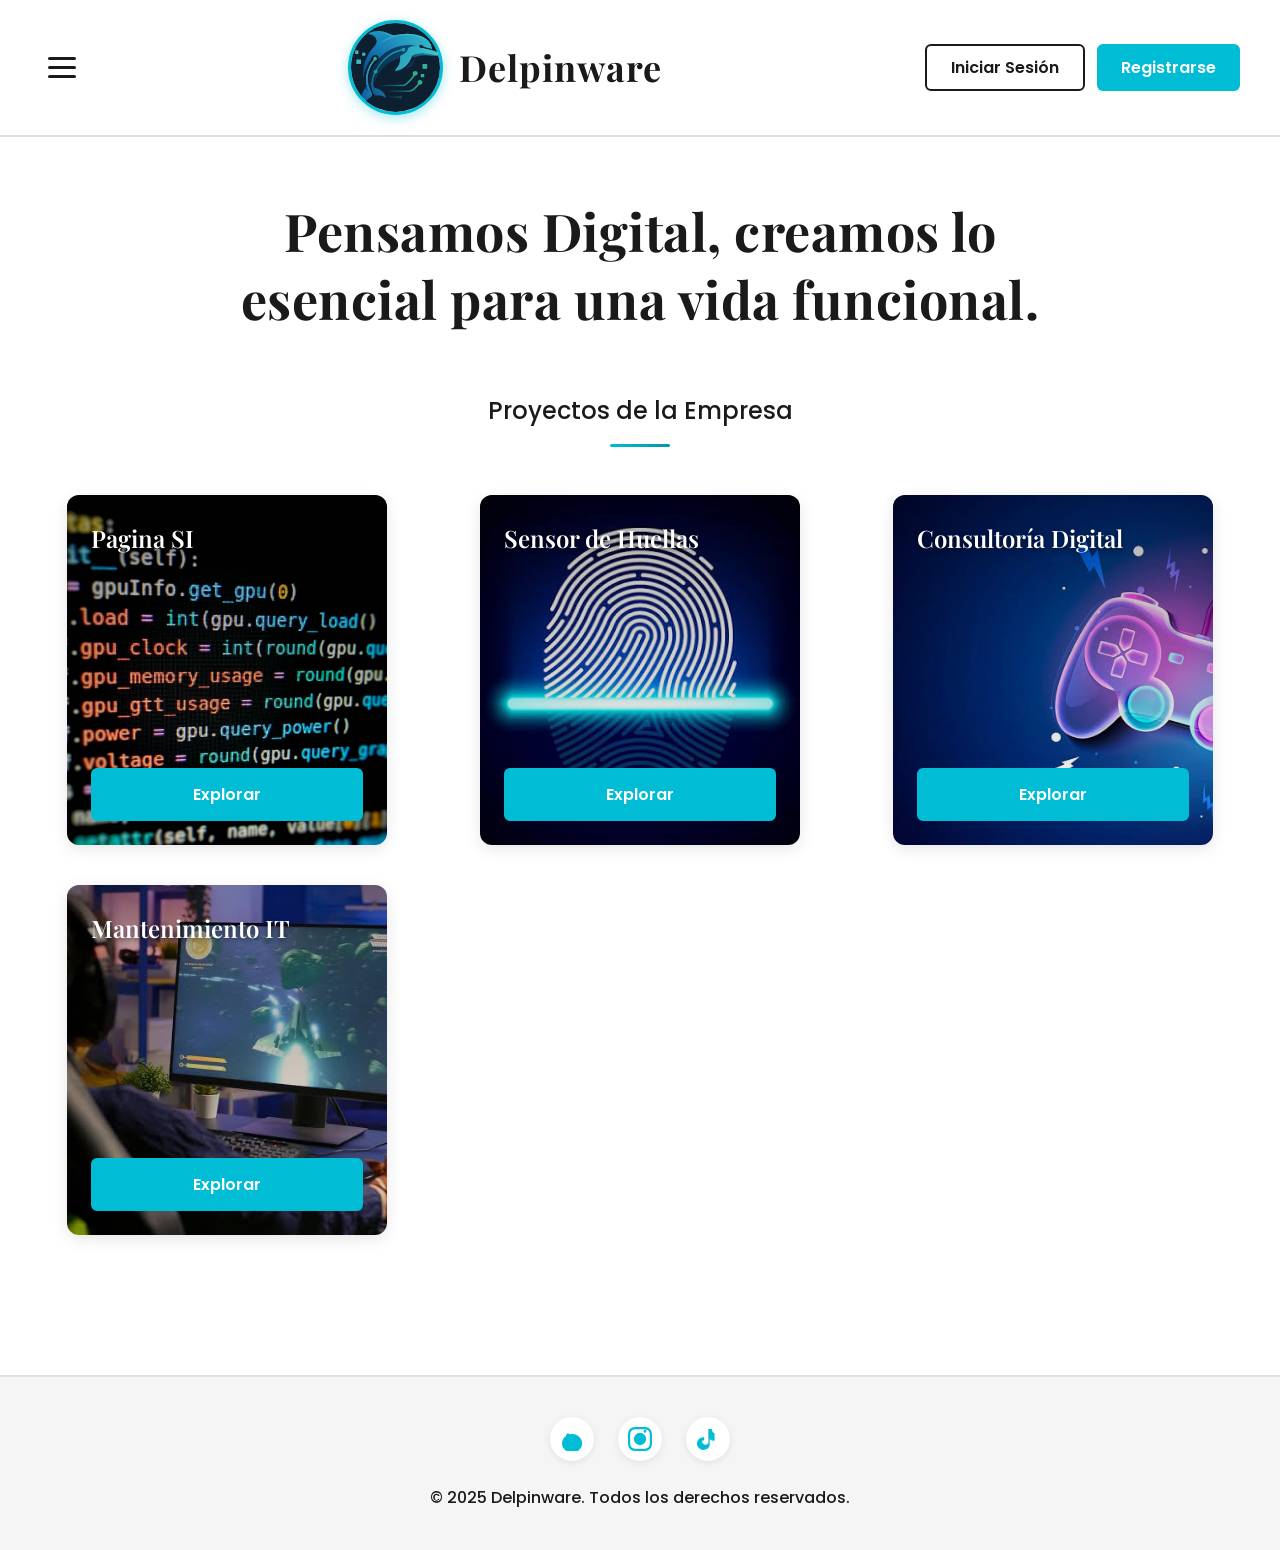
<file: index.html>
<!DOCTYPE html>
<html lang="es">
<head>
    <meta charset="UTF-8">
    <meta name="viewport" content="width=device-width, initial-scale=1.0">
    <title>Delpinware - Pensamos Digital</title>
        <link rel="stylesheet" href="VISTA/estilo.css">
    <!-- ✏️ NUEVO: estilos del menú desplegable de servicios -->
    <link rel="stylesheet" href="VISTA/servicios.css"><link rel="stylesheet" href="VISTA/estilo.css">
</head>
<body>
    <!-- HEADER -->
    <header class="header">
        <!-- Botón Hamburguesa + Panel del Menú -->
        <div class="menu-hamburguesa">
            <button class="btn-hamburguesa" id="btnHamburguesa" aria-label="Abrir menú">
                <span></span>
                <span></span>
                <span></span>
            </button>

            <!-- Panel desplegable: logo arriba, páginas debajo -->
                       <nav class="nav-mobile" id="navMobile">
                <div class="nav-mobile-logo">
                    <img src="VISTA/logo-img/Logo de la empresa 1.png" alt="Logo Delpinware" class="logo-menu">
                </div>
                <ul>
                    <!-- ✏️ Servicios ahora es un submenú desplegable -->
                    <li class="nav-item-submenu">
                        <button type="button" class="submenu-toggle">Servicios <span class="chev">▾</span></button>
                        <ul class="submenu">
                            <li><a href="VISTA/servicio-software.html">01 · Software Personalizado</a></li>
                            <li><a href="VISTA/servicio-apps.html">02 · Creación de Aplicaciones</a></li>
                            <li><a href="VISTA/servicio-web.html">03 · Sitios Web Interactivos</a></li>
                            <li><a href="VISTA/servicio-adaptados.html">04 · Programas Adaptados</a></li>
                        </ul>
                    </li>
                    <li><a href="VISTA/nosotros.html">Sobre Nosotros</a></li>
                    <li><a href="VISTA/creadores.html">Creadores</a></li>
                    <li><a href="VISTA/mensajes.html">Mensajes</a></li>
                </ul>
            </nav>
        </div>

        <!-- ✏️ MODIFICADO: el logo ahora es un enlace para volver al inicio -->
        <!-- 🔗 Cambia href="index.html" si tu página de inicio tiene otro nombre -->
        <a href="index.html" class="logo-container logo-link" title="Ir al inicio">
            <img src="VISTA/logo-img/Logo de la empresa 1.png" alt="Logo Delpinware" class="logo">
            <h1 class="nombre-empresa">Delpinware</h1>
        </a>

        <!-- Botones Autenticación (Derecha) -->
        <!-- ✏️ MODIFICADO: ahora son enlaces <a> listos para conectar a tus formularios -->
        <div class="auth-buttons">
            <!-- 🔗 CONEXIÓN: reemplaza href="#" por la ruta de tu página de INICIO DE SESIÓN -->
            <!-- Ejemplo: <a href="VISTA/login.html" class="btn-login"> -->
                   <!-- Botones Autenticación (Derecha) -->
        <div class="auth-buttons">
            <!-- 🔗 Conectados a los formularios en VISTA/ -->
            <a href="VISTA/iniciar-sesion.html" class="btn-login">Iniciar Sesión</a>
            <a href="VISTA/registro.html" class="btn-register">Registrarse</a>
        </div>
        </div>
    </header>

    <!-- MAIN -->
    <main class="main">
        <!-- Slogan -->
        <section class="slogan-section">
            <h2 class="slogan">Pensamos Digital, creamos lo esencial para una vida funcional.</h2>
        </section>

        <!-- Servicios Section -->
        <section class="servicios-section" id="servicios">
            <h2 class="subtitulo-servicios">Proyectos de la Empresa</h2>

            <div class="tarjetas-container">
                <!-- Tarjeta 1 -->
                <div class="tarjeta">
                    <img src="VISTA/logo-img/hola.jpg" alt="Desarrollo Web" class="tarjeta-imagen">
                    <div class="tarjeta-contenido">
                        <h3 class="tarjeta-nombre">Pagina SI</h3>
                        <button class="btn-explorar" onclick="window.location.href='proyecto/index.html'" >Explorar</button>
                    </div>
                </div>

                <!-- Tarjeta 2 -->
                <div class="tarjeta">
                    <img src="VISTA/logo-img/images.jpeg" alt="Aplicaciones Móviles" class="tarjeta-imagen">
                    <div class="tarjeta-contenido">
                        <h3 class="tarjeta-nombre">Sensor de Huellas</h3>
                        <button class="btn-explorar">Explorar</button>
                    </div>
                </div>

                <!-- Tarjeta 3 -->
                <div class="tarjeta">
                    <img src="VISTA/logo-img/asddadada.jpeg" alt="Consultoría Digital" class="tarjeta-imagen">
                    <div class="tarjeta-contenido">
                        <h3 class="tarjeta-nombre">Consultoría Digital</h3>
                        <button class="btn-explorar">Explorar</button>
                    </div>
                </div>

                <!-- Tarjeta 4 -->
                <div class="tarjeta">
                    <img src="VISTA/logo-img/hos.jpeg" alt="Mantenimiento IT" class="tarjeta-imagen">
                    <div class="tarjeta-contenido">
                        <h3 class="tarjeta-nombre">Mantenimiento IT</h3>
                        <button class="btn-explorar">Explorar</button>
                    </div>
                </div>
            </div>
        </section>
    </main>

    <!-- FOOTER -->
    <footer class="footer">
        <div class="footer-content">
                        <div class="redes-sociales">
                <a href="https://wa.me/+573181136739" class="red-icon" title="WhatsApp">
                    <svg width="24" height="24" viewBox="0 0 24 24" fill="currentColor">
                        <path d="M17.472 14.382c-.297-.149-1.758-.867-2.03-.967-.273-.099-.471-.148-.67.15-.197.297-.767.966-.94 1.164-.173.199-.347.223-.644.075-.297-.15-1.255-.463-2.39-1.475-.883-.788-1.48-1.761-1.653-2.059-.173-.297-.018-.458.13-.606.134-.133.298-.347.446-.52.149-.174.198-.298.298-.497.099-.198.05-.371-.025-.52-.075-.149-.669-1.612-.916-2.207-.242-.579-.487-.5-.67-.51-.173-.008-.371-.01-.57-.01-.198 0-.52.074-.792.372-.272.297-1.04 1.016-1.04 2.479 0 1.462 1.065 2.875 1.213 3.074.149.198 2.096 3.2 5.076 4.487.709.306 1.262.489 1.694.625.712.227 1.36.195 1.871.118.571-.085 1.758-.719 2.006-1.413.248-.694.248-1.289.173-1.413-.074-.124-.272-.198-.57-.347m-5.421-7.403h-.004a9.87 9.87 0 00-4.955 1.285c-1.53.819-2.835 2.02-3.74 3.47-.905 1.45-1.38 3.051-1.38 4.687 0 1.633.475 3.234 1.38 4.684.905 1.45 2.21 2.651 3.74 3.47 1.53.819 3.225 1.285 4.955 1.285 1.73 0 3.424-.466 4.954-1.285 1.53-.819 2.835-2.02 3.74-3.47.905-1.45 1.38-3.051 1.38-4.687 0-1.633-.475-3.234-1.38-4.684-.905-1.45-2.21-2.651-3.74-3.47a9.87 9.87 0 00-4.954-1.285z"/>
                    </svg>
                </a>
                <a href="https://instagram.com" class="red-icon" title="Instagram">
                    <svg width="24" height="24" viewBox="0 0 24 24" fill="currentColor">
                        <path d="M12 2.163c3.204 0 3.584.012 4.85.07 3.252.148 4.771 1.691 4.919 4.919.058 1.265.069 1.645.069 4.849 0 3.205-.012 3.584-.069 4.849-.149 3.225-1.664 4.771-4.919 4.919-1.266.058-1.644.07-4.85.07-3.204 0-3.584-.012-4.849-.07-3.26-.149-4.771-1.699-4.919-4.92-.058-1.265-.07-1.644-.07-4.849 0-3.204.013-3.583.07-4.849.149-3.227 1.664-4.771 4.919-4.919 1.266-.057 1.645-.069 4.849-.069zm0-2.163c-3.259 0-3.667.014-4.947.072-4.358.2-6.78 2.618-6.98 6.98-.059 1.281-.073 1.689-.073 4.948 0 3.259.014 3.668.072 4.948.2 4.358 2.618 6.78 6.98 6.98 1.281.058 1.689.072 4.948.072 3.259 0 3.668-.014 4.948-.072 4.354-.2 6.782-2.618 6.979-6.98.059-1.28.073-1.689.073-4.948 0-3.259-.014-3.667-.072-4.947-.196-4.354-2.617-6.78-6.979-6.98-1.281-.059-1.69-.073-4.949-.073zM5.838 12a6.162 6.162 0 1112.324 0 6.162 6.162 0 01-12.324 0zM12 16a4 4 0 110-8 4 4 0 010 8zm4.965-10.322a1.44 1.44 0 110-2.88 1.44 1.44 0 010 2.88z"/>
                    </svg>
                </a>
                <a href="https://tiktok.com" class="red-icon" title="TikTok">
                    <svg width="24" height="24" viewBox="0 0 24 24" fill="currentColor">
                        <path d="M19.59 6.69a4.83 4.83 0 01-3.77-4.25V2h-3.45v13.67a2.89 2.89 0 11-5.92-2.4 2.88 2.88 0 011.66.55v-3.5a6.33 6.33 0 00-5.33 10.62 6.31 6.31 0 0010.86-5.25v-3.5a8.06 8.06 0 004.95 1.65V6.69z"/>
                    </svg>
                </a>
            </div>
            <p class="copyright">© 2025 Delpinware. Todos los derechos reservados.</p>
        </div>
    </footer>

        <script src="VISTA/script.js"></script>
    <!-- ✏️ NUEVO -->
    <script src="VISTA/servicios.js"></script>
    
</body>
</html>
</file>
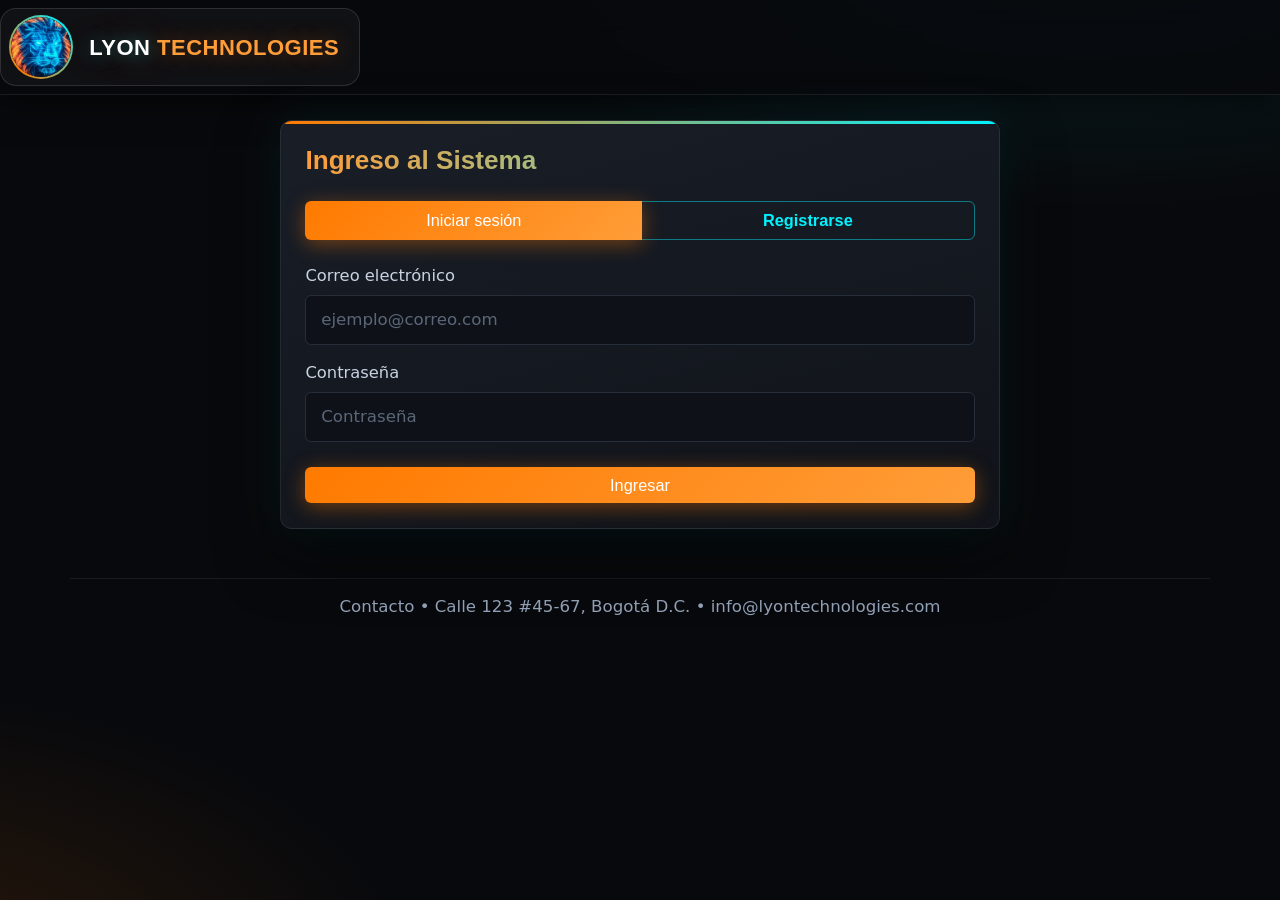
<file: proyecto/sistema.html>
<!doctype html>
<html lang="es" data-bs-theme="dark">

<head>
  <meta charset="utf-8" />
  <meta name="viewport" content="width=device-width, initial-scale=1" />
  <title>Lyon Technologies — Sistema (Tema Naranja)</title>

  <!-- Bootstrap -->
  <link href="https://cdn.jsdelivr.net/npm/bootstrap@5.3.3/dist/css/bootstrap.min.css" rel="stylesheet">
  <link rel="stylesheet" href="Vista/css/estilo.css">
</head>

<body>
<nav class="navbar navbar-expand-lg">
    <a class="navbar-brand d-flex align-items-center gap-3" href="#">
        <div class="logoCircle">
            <img src="Vista/logo de empresa/logo.lyon-technologies.jpg" alt="Logo Lyon Technologies" class="logoImg">
        </div>
        <span class="brand-text">LYON <em>TECHNOLOGIES</em></span>
    </a>
</nav>

  <main class="container py-4">

    <!-- LOGIN / REGISTER -->
    <section id="homeView" class="card p-4 mx-auto" style="max-width:720px;">

      <h4 class="mb-4 fw-bold">Ingreso al Sistema</h4>

      <div class="btn-group w-100 mb-4" role="group">
        <button id="btnTabLogin" class="btn btn-primary active">
          Iniciar sesión
        </button>

        <button id="btnTabRegister" class="btn btn-outline-primary">
          Registrarse
        </button>
      </div>

      <!-- LOGIN -->
      <form id="formLogin" class="authForm text-start" novalidate>

        <div class="mb-3">
          <label class="form-label" for="loginEmail">
            Correo electrónico
          </label>

          <input id="loginEmail"
                 type="email"
                 class="form-control"
                 required
                 placeholder="ejemplo@correo.com">
        </div>

        <div class="mb-4">
          <label class="form-label" for="loginPass">
            Contraseña
          </label>

          <input id="loginPass"
                 type="password"
                 class="form-control"
                 required
                 minlength="4"
                 placeholder="Contraseña">
        </div>

        <button type="submit" class="btn btn-primary w-100">
          Ingresar
        </button>

      </form>

      <!-- REGISTRO -->
      <form id="formRegister" class="authForm text-start" style="display:none;" novalidate>

        <!-- Nombre y Apellido -->
        <div class="row">

          <div class="col-md-6 mb-2">
            <label class="form-label" for="regName">
              Nombre
            </label>

            <input id="regName"
                   class="form-control"
                   required
                   pattern="[A-Za-zÁÉÍÓÚáéíóúñÑ ]+"
                   title="Solo letras y espacios"
                   placeholder="Tu nombre">
          </div>

          <div class="col-md-6 mb-2">
            <label class="form-label" for="regLastName">
              Apellido
            </label>

            <input id="regLastName"
                   class="form-control"
                   required
                   pattern="[A-Za-zÁÉÍÓÚáéíóúñÑ ]+"
                   title="Solo letras y espacios"
                   placeholder="Tu apellido">
          </div>

        </div>

        <!-- Tipo de documento -->
        <div class="mb-2">
          <label class="form-label" for="regDocumentType">
            Tipo de documento
          </label>

          <select id="regDocumentType"
                  class="form-select"
                  required>

            <option value="">Selecciona un tipo de documento</option>
            <option value="CC">Cédula de ciudadanía</option>
            <option value="TI">Tarjeta de identidad</option>
            <option value="CE">Cédula de extranjería</option>

          </select>
        </div>

        <!-- Número de documento -->
        <div class="mb-2">
          <label class="form-label" for="regDocument">
            Número de documento
          </label>

          <input id="regDocument"
                 class="form-control"
                 required
                 pattern="[0-9]+"
                 title="Solo números"
                 placeholder="Número de documento"
                 inputmode="numeric">
        </div>

        <!-- Dirección -->
        <div class="mb-2">
          <label class="form-label" for="regAddress">
            Dirección
          </label>

          <input id="regAddress"
                 type="text"
                 class="form-control"
                 required
                 placeholder="Ej: Calle 123 #45-67">
        </div>

        <!-- Correo -->
        <div class="mb-2">
          <label class="form-label" for="regEmail">
            Correo
          </label>

          <input id="regEmail"
                 type="email"
                 class="form-control"
                 required
                 placeholder="ejemplo@correo.com">
        </div>

        <!-- Teléfono -->
        <div class="mb-2">
          <label class="form-label" for="regPhone">
            Teléfono
          </label>

          <input id="regPhone"
                 class="form-control"
                 required
                 minlength="7"
                 maxlength="15"
                 pattern="[0-9]+"
                 title="Solo números"
                 placeholder="Ej: 3101234567"
                 inputmode="numeric">
        </div>

        <!-- Contraseña -->
        <div class="mb-2">
          <label class="form-label" for="regPass">
            Contraseña
          </label>

          <input id="regPass"
                 type="password"
                 class="form-control"
                 required
                 minlength="6"
                 placeholder="mínimo 6 caracteres">
        </div>

        <!-- Rol -->
        <div class="mb-3">
          <label class="form-label" for="regRole">
            Rol
          </label>

          <select id="regRole"
                  class="form-select"
                  required>

            <option value="">Selecciona un rol</option>
            <option>Cliente</option>
            <option>Empleado</option>
            <option>Logística</option>
            <option>Administrador</option>

          </select>
        </div>

        <button type="submit" class="btn btn-primary w-100">
          Crear cuenta y acceder
        </button>

      </form>

    </section>

    <!-- DASHBOARD -->
    <section id="dashboard" class="mt-4" style="display:none;">

      <div class="d-flex justify-content-between align-items-center mb-3">

        <h3 id="dashWelcome" class="fw-bold mb-0">
          Panel
        </h3>

        <div>
          <button id="btnLogout" class="btn btn-outline-danger me-2">
            Cerrar sesión
          </button>

          <button id="btnProfile" class="btn btn-outline-secondary">
            Mi perfil
          </button>
        </div>

      </div>

      <div class="row">

        <aside class="col-md-3 mb-3">

          <div class="card p-3 mb-3">
            <h6 class="mb-2 fw-bold">Módulos</h6>
            <div id="moduleList" class="list-group list-group-flush"></div>
          </div>

          <div class="card p-3 mt-3" id="activityCard" style="display:none;">
            <h6 class="fw-bold">Actividad</h6>

            <div id="activityList"
                 class="small text-muted"
                 style="max-height:220px; overflow:auto;">
            </div>
          </div>

        </aside>

        <div class="col-md-9">

          <div id="contentArea">

            <div class="card p-4">
              <h5 class="fw-bold mb-2">
                Panel principal
              </h5>

              <p class="mb-0">
                Selecciona un módulo para comenzar.
              </p>
            </div>

          </div>

        </div>

      </div>

    </section>

  </main>

  <footer class="site-footer container mt-4">

    <div class="row justify-content-center">

      <div class="col-md-8 text-center py-3">

        <p class="mb-0">
          Contacto • Calle 123 #45-67, Bogotá D.C. •
          info@lyontechnologies.com
        </p>

      </div>

    </div>

  </footer>

  <script src="https://cdn.jsdelivr.net/npm/bootstrap@5.3.3/dist/js/bootstrap.bundle.min.js"></script>

  <!-- MVC simple: Modelo -> Vista -> Controlador -->
  <script src="Modelo/modelo.js"></script>
  <script src="Vista/vista.js"></script>
  <script src="Controlador/controlador.js"></script>

</body>
</html>
</file>
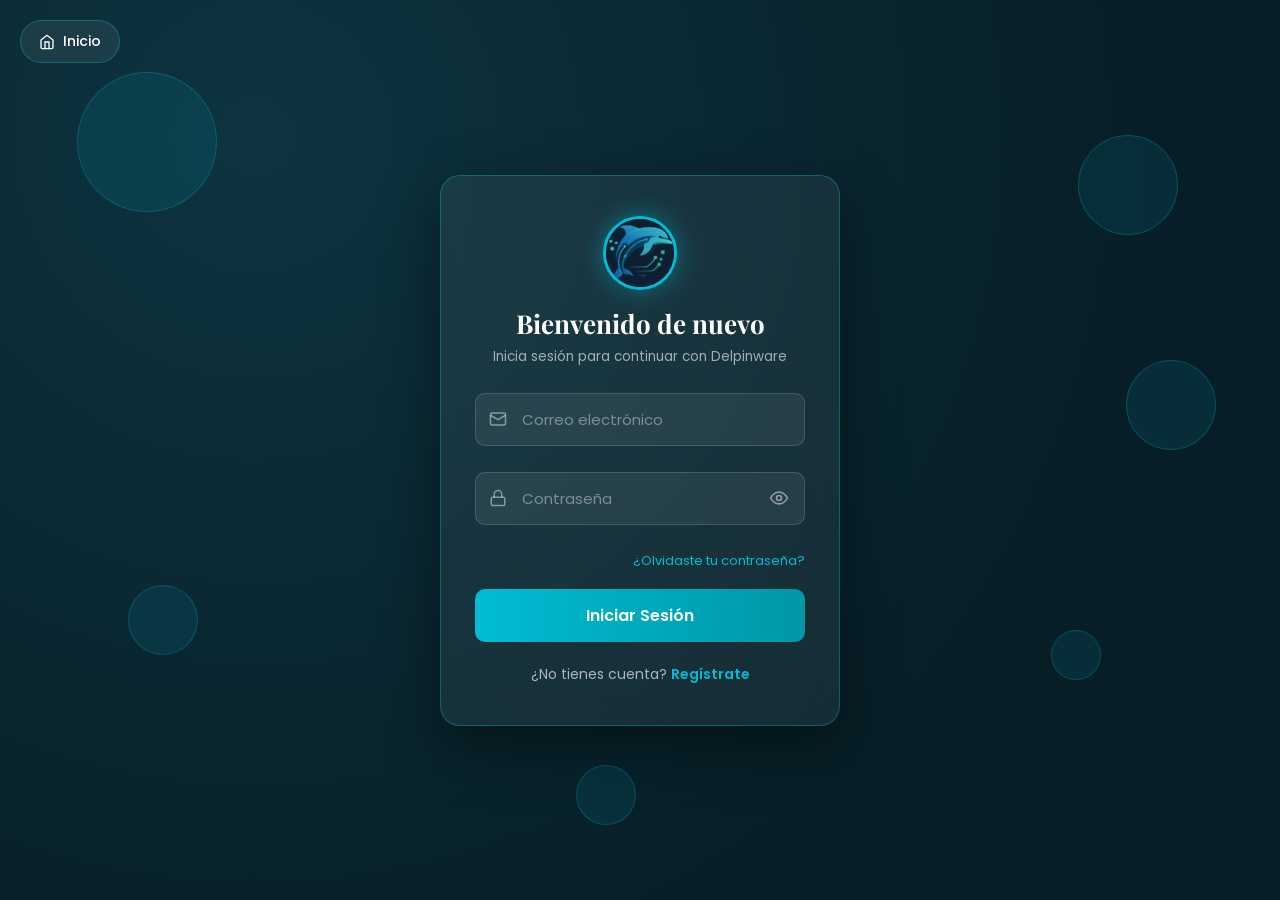
<file: VISTA/iniciar-sesion.html>
<!DOCTYPE html>
<html lang="es">
<head>
    <meta charset="UTF-8">
    <meta name="viewport" content="width=device-width, initial-scale=1.0">
    <title>Iniciar Sesión - Delpinware</title>
    <link rel="stylesheet" href="formularios.css">
</head>
<body class="pagina-formulario">

    <!-- ✏️ NUEVO: Botón flotante para volver a la página principal -->
    <a href="../index.html" class="btn-inicio" title="Volver a la página principal">
        <svg width="16" height="16" viewBox="0 0 24 24" fill="none" stroke="currentColor" stroke-width="2"><path d="m3 9 9-7 9 7v11a2 2 0 0 1-2 2H5a2 2 0 0 1-2-2z"/><polyline points="9 22 9 12 15 12 15 22"/></svg>
        Inicio
    </a>

    <!-- Burbujas decorativas de fondo -->
    <div class="burbujas" aria-hidden="true">
        <span></span><span></span><span></span>
        <span></span><span></span><span></span>
    </div>

    <!-- Escenario 3D de la tarjeta -->
    <div class="card-escenario">
        <div class="tarjeta-3d" id="tarjeta3d">

            <!-- ==================== CARA FRONTAL: LOGIN ==================== -->
            <div class="cara cara-frontal">
                <img src="logo-img/Logo de la empresa 1.png" alt="Logo Delpinware" class="logo-form">
                <h1 class="titulo-form">Bienvenido de nuevo</h1>
                <p class="subtitulo-form">Inicia sesión para continuar con Delpinware</p>

                <form id="formLogin" novalidate>
                    <div class="input-grupo" id="grupoEmail">
                        <span class="icono-input">
                            <svg width="18" height="18" viewBox="0 0 24 24" fill="none" stroke="currentColor" stroke-width="2"><rect x="2" y="4" width="20" height="16" rx="2"/><path d="m2 7 10 6 10-6"/></svg>
                        </span>
                        <input type="email" id="loginEmail" placeholder="Correo electrónico" autocomplete="email">
                    </div>
                    <p class="msg-error" id="errorEmail"></p>

                    <div class="input-grupo" id="grupoPass">
                        <span class="icono-input">
                            <svg width="18" height="18" viewBox="0 0 24 24" fill="none" stroke="currentColor" stroke-width="2"><rect x="3" y="11" width="18" height="11" rx="2"/><path d="M7 11V7a5 5 0 0 1 10 0v4"/></svg>
                        </span>
                        <input type="password" id="loginPass" placeholder="Contraseña" autocomplete="current-password">
                        <button type="button" class="btn-ojo" aria-label="Mostrar contraseña">
                            <svg class="icono-ojo-abierto" width="20" height="20" viewBox="0 0 24 24" fill="none" stroke="currentColor" stroke-width="2"><path d="M2 12s3.5-7 10-7 10 7 10 7-3.5 7-10 7-10-7-10-7Z"/><circle cx="12" cy="12" r="3"/></svg>
                            <svg class="icono-ojo-cerrado" width="20" height="20" viewBox="0 0 24 24" fill="none" stroke="currentColor" stroke-width="2"><path d="M9.9 4.24A9.12 9.12 0 0 1 12 4c7 0 10 7 10 7a13.16 13.16 0 0 1-1.67 2.68"/><path d="M6.61 6.61A13.526 13.526 0 0 0 2 12s3 7 10 7a9.74 9.74 0 0 0 5.39-1.61"/><line x1="2" x2="22" y1="2" y2="22"/><path d="M14.12 14.12a3 3 0 1 1-4.24-4.24"/></svg>
                        </button>
                    </div>
                    <p class="msg-error" id="errorPass"></p>

                    <a href="https://mail.google.com/" target="_blank" rel="noopener" class="link-olvide">¿Olvidaste tu contraseña?</a>

                    <button type="submit" class="btn-enviar" id="btnLogin">
                        <span class="btn-texto">Iniciar Sesión</span>
                        <span class="spinner" hidden></span>
                    </button>
                </form>

                <p class="cambiar-form">
                    ¿No tienes cuenta?
                    <a href="#" class="flip-link">Regístrate</a>
                </p>
            </div>

            <!-- ==================== CARA TRASERA (✏️ con tiempo y salida al inicio) ==================== -->
            <div class="cara cara-trasera">
                <img src="logo-img/Logo de la empresa 1.png" alt="Logo Delpinware" class="logo-form">
                <h1 class="titulo-form">¡Únete a nosotros!</h1>
                <p class="subtitulo-form">Crea tu cuenta y accede a todos los proyectos de Delpinware.</p>
                <a href="registro.html" class="btn-enviar enlace-boton">Crear cuenta</a>
                <a href="#" class="flip-back">← Volver al inicio de sesión</a>
              
            </div>

        </div>
    </div>

    <div class="toast" id="toast"></div>

    <script src="formularios.js"></script>
</body>
</html>
</file>
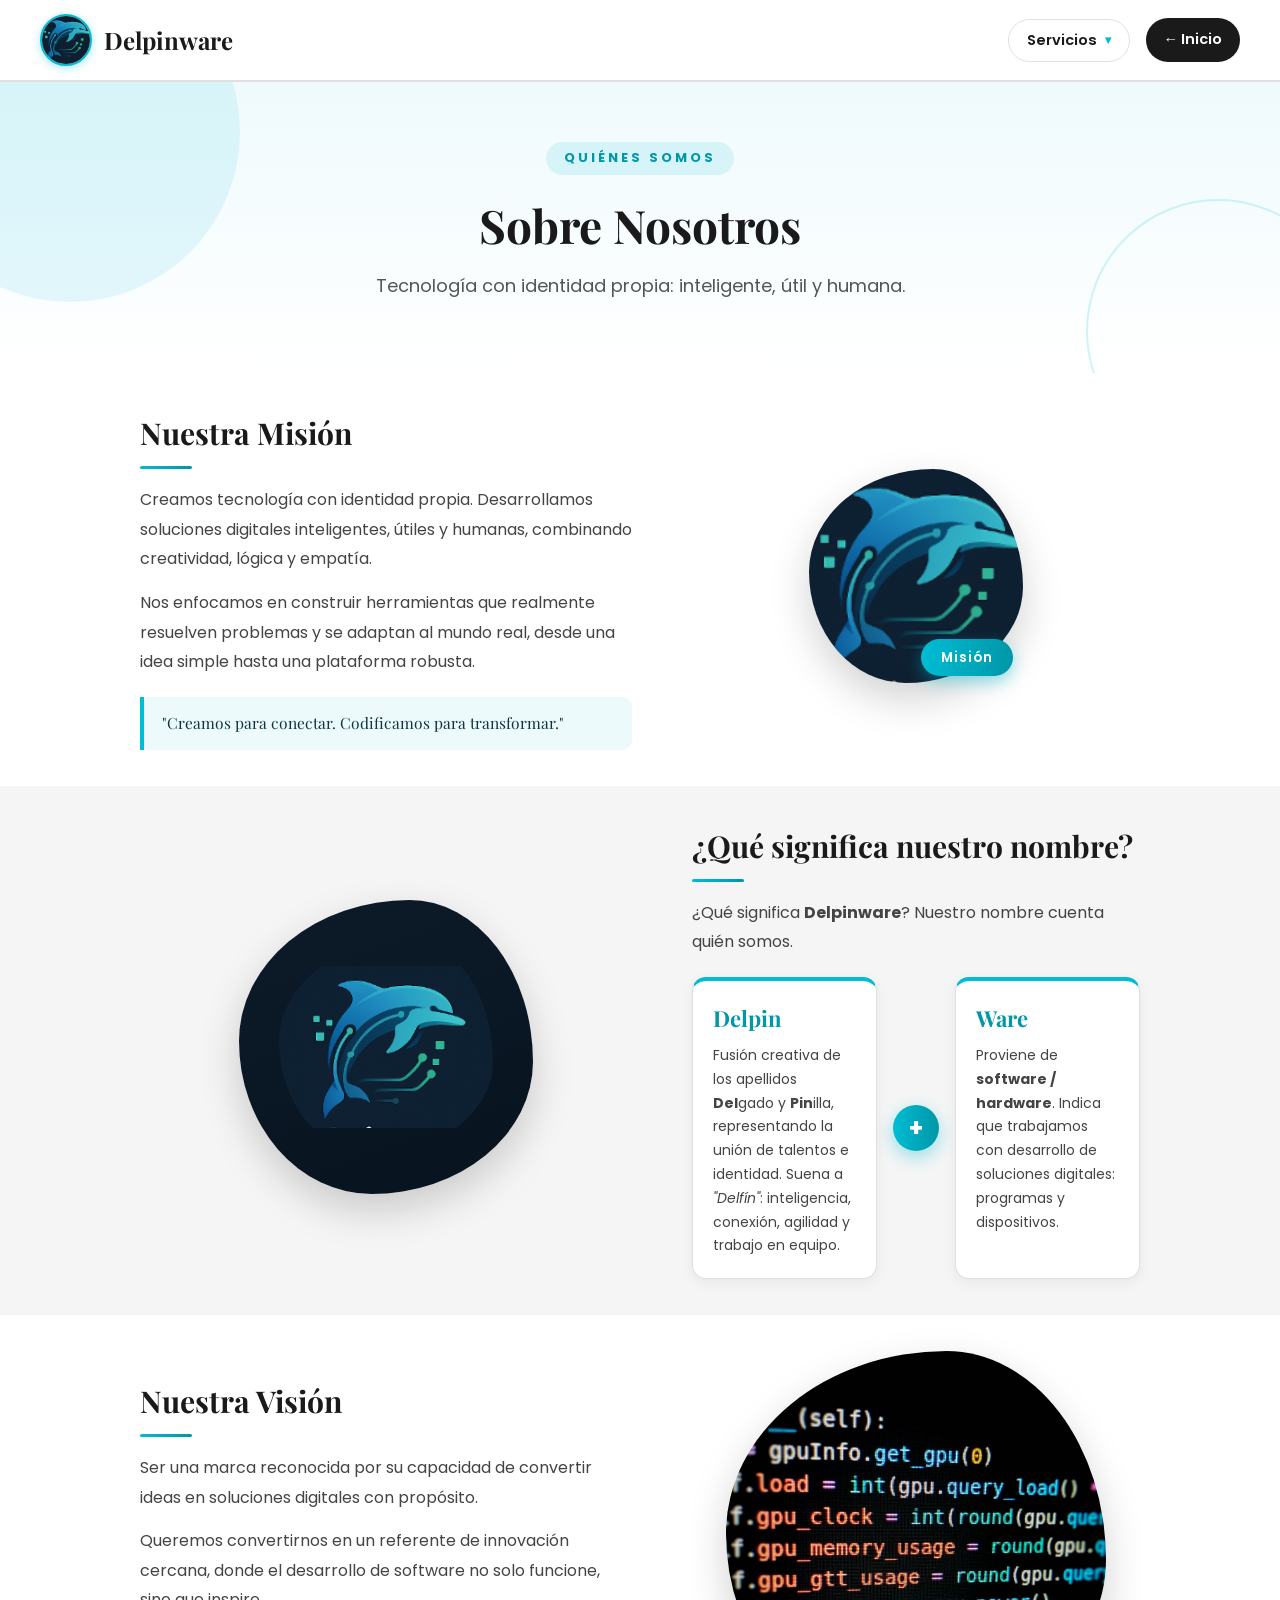
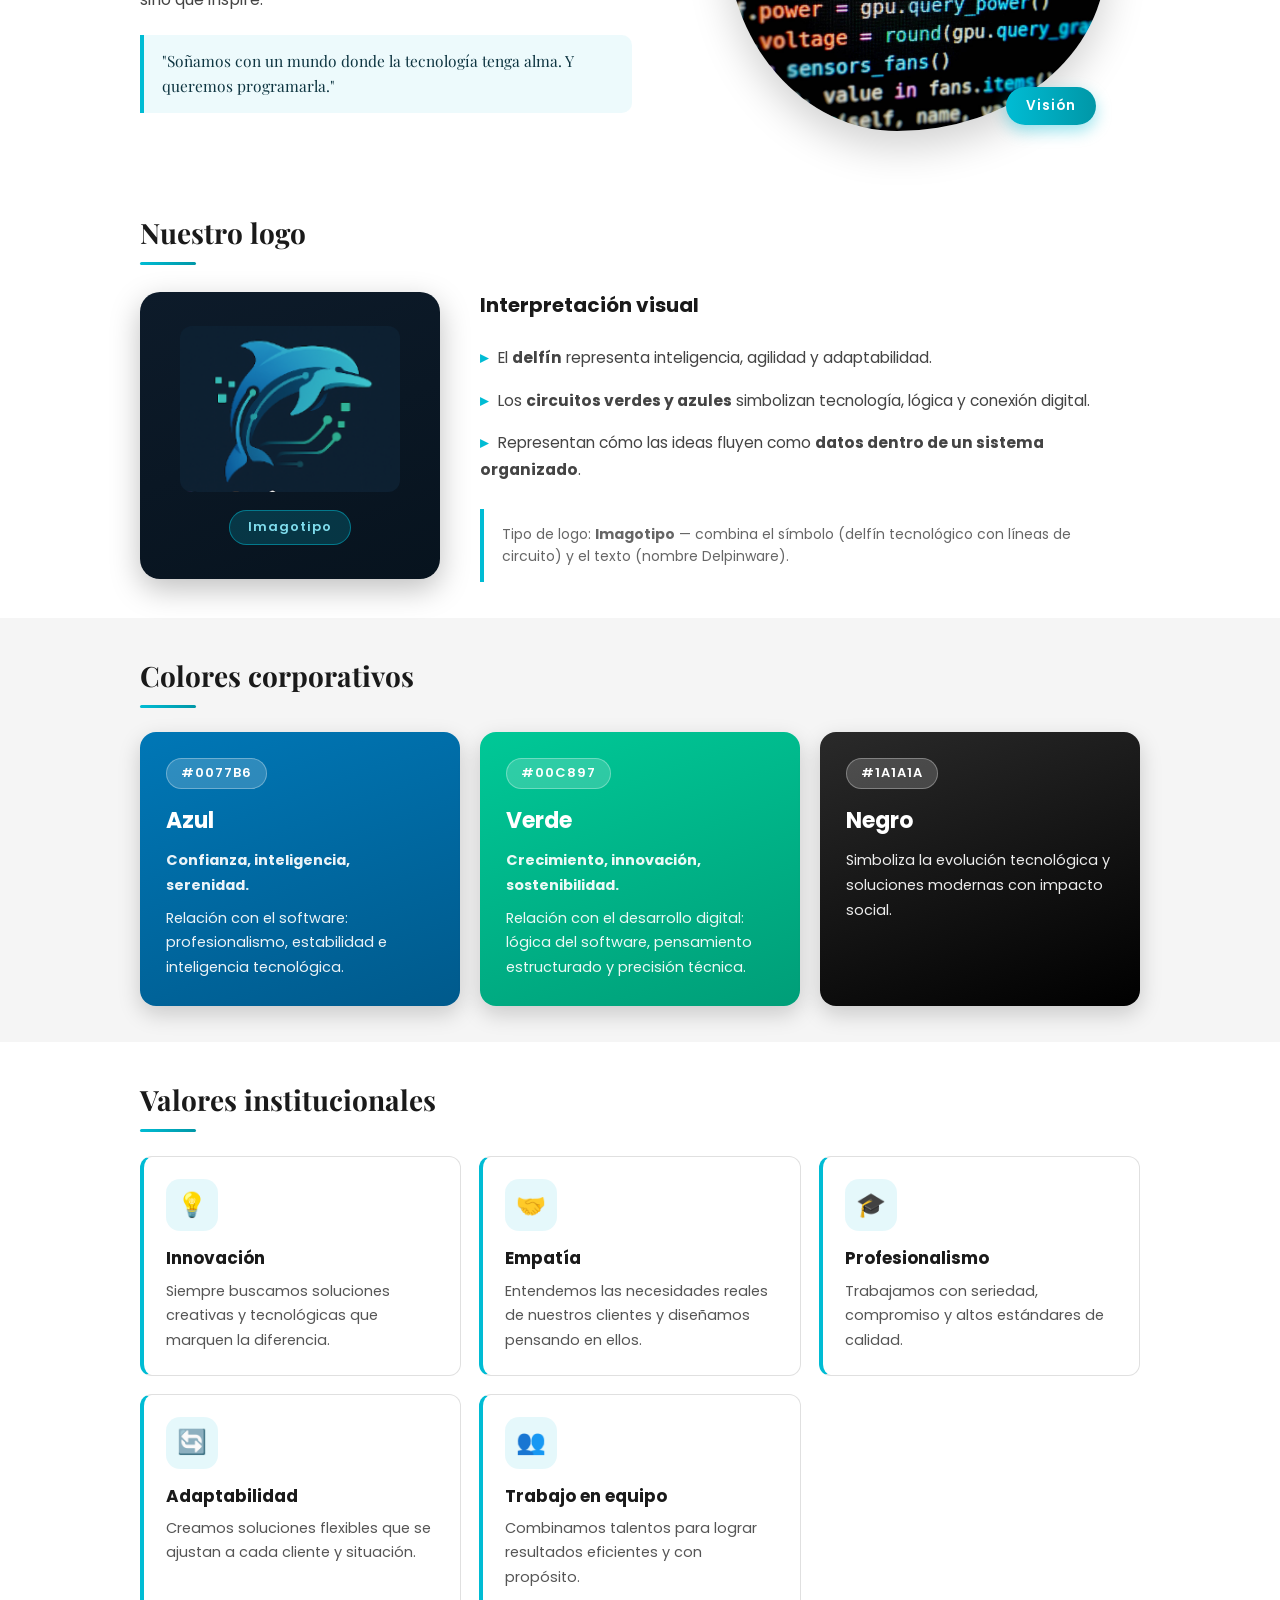
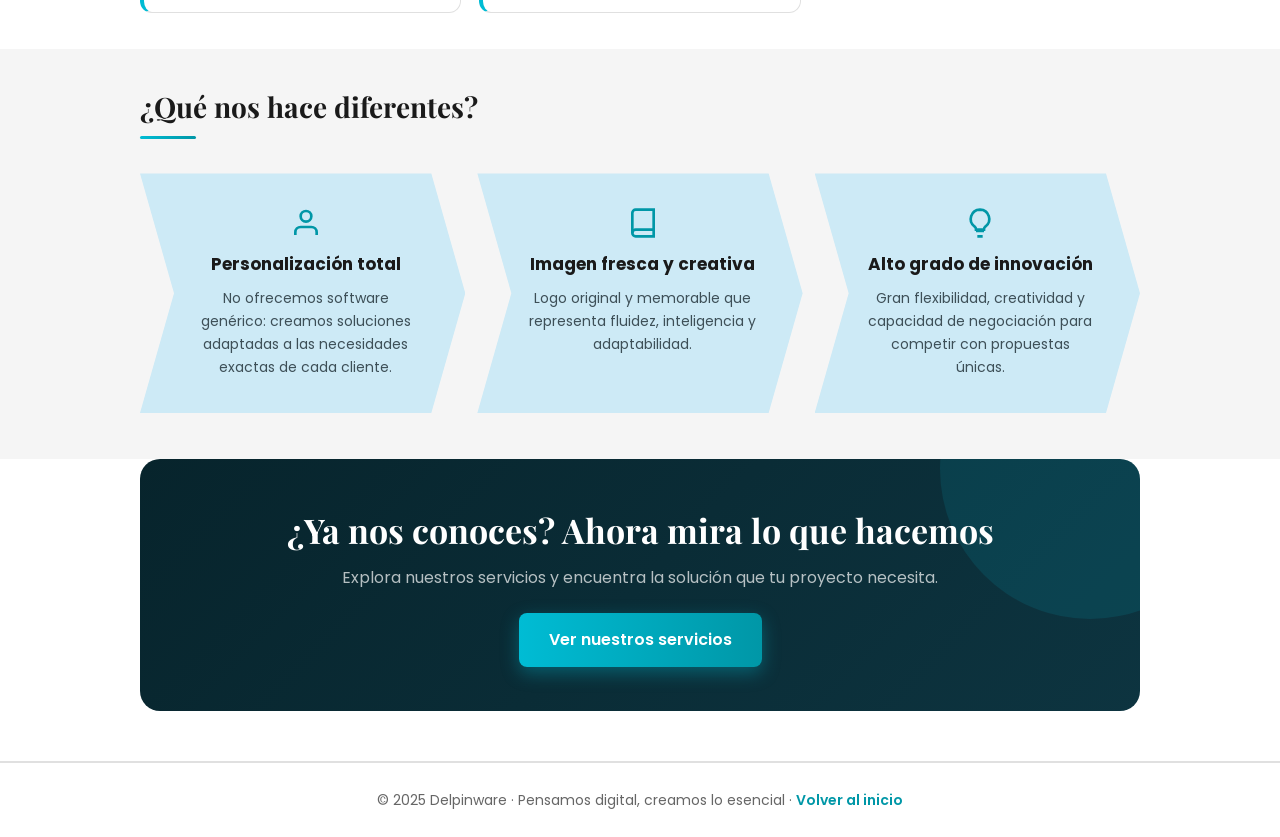
<file: VISTA/nosotros.html>
<!DOCTYPE html>
<html lang="es">
<head>
    <meta charset="UTF-8">
    <meta name="viewport" content="width=device-width, initial-scale=1.0">
    <title>Sobre Nosotros - Delpinware</title>
    <!-- Reutilizamos el CSS de servicios (header, secciones, footer, animaciones) -->
    <link rel="stylesheet" href="servicios.css">
    <!-- Estilos propios de esta página -->
    <link rel="stylesheet" href="nosotros.css">
</head>
<body>

    <!-- HEADER (igual al de las páginas de servicio) -->
    <header class="sv-header">
        <a href="../index.html" class="sv-logo-link" title="Ir al inicio">
            <img src="logo-img/Logo de la empresa 1.png" alt="Logo Delpinware" class="sv-logo">
            <span class="sv-nombre">Delpinware</span>
        </a>
        <nav class="sv-nav">
            <div class="nav-item-submenu">
                <button type="button" class="submenu-toggle">Servicios <span class="chev">▾</span></button>
                <ul class="submenu">
                    <li><a href="servicio-software.html">01 · Software Personalizado</a></li>
                    <li><a href="servicio-apps.html">02 · Creación de Aplicaciones</a></li>
                    <li><a href="servicio-web.html">03 · Sitios Web Interactivos</a></li>
                    <li><a href="servicio-adaptados.html">04 · Programas Adaptados</a></li>
                </ul>
            </div>
            <a href="../index.html" class="sv-btn-inicio">← Inicio</a>
        </nav>
    </header>

    <main>

        <!-- INTRO -->
        <section class="sv-hero nn-hero-corto">
            <p class="sv-num">QUIÉNES SOMOS</p>
            <h1>Sobre Nosotros</h1>
            <p class="sv-frase">Tecnología con identidad propia: inteligente, útil y humana.</p>
        </section>

        <!-- ============ NUESTRA MISIÓN (texto izq + blob der, como HubSpot) ============ -->
        <section class="sv-seccion reveal">
            <div class="sv-contenedor nn-fila">
                <div class="nn-texto">
                    <h2 class="nn-titulo-seccion">Nuestra Misión</h2>
                    <p>Creamos tecnología con identidad propia. Desarrollamos soluciones digitales inteligentes, útiles y humanas, combinando creatividad, lógica y empatía.</p>
                    <p>Nos enfocamos en construir herramientas que realmente resuelven problemas y se adaptan al mundo real, desde una idea simple hasta una plataforma robusta.</p>
                    <blockquote class="nn-cita">"Creamos para conectar. Codificamos para transformar."</blockquote>
                </div>
                <div class="nn-blob nn-blob-der">
                    <!-- 📷 Reemplaza por una foto real del equipo/trabajo cuando la tengas -->
                    <img src="logo-img/Logo de la empresa 1.png" alt="Equipo de Delpinware" class="nn-blob-img">
                    <span class="nn-blob-sello">Misión</span>
                </div>
            </div>
        </section>

        <!-- ============ NUESTRA HISTORIA (blob izq + texto der, alternado como HubSpot) ============ -->
        <section class="sv-seccion sv-fondo-suave reveal">
            <div class="sv-contenedor nn-fila nn-fila-invertida">
                <div class="nn-blob nn-blob-izq">
                    <img src="logo-img/Logo de la empresa 1.png" alt="El origen del nombre Delpinware" class="nn-blob-img nn-blob-simple">
                </div>
                <div class="nn-texto">
                    <h2 class="nn-titulo-seccion">¿Qué significa nuestro nombre?</h2>
                    <p class="nn-lead">¿Qué significa <strong>Delpinware</strong>? Nuestro nombre cuenta quién somos.</p>

                    <div class="nn-historia">
                        <div class="nn-palabra">
                            <h3>Delpin</h3>
                            <p>Fusión creativa de los apellidos <strong>Del</strong>gado y <strong>Pin</strong>illa, representando la unión de talentos e identidad. Suena a <em>"Delfín"</em>: inteligencia, conexión, agilidad y trabajo en equipo.</p>
                        </div>
                        <div class="nn-mas">+</div>
                        <div class="nn-palabra">
                            <h3>Ware</h3>
                            <p>Proviene de <strong>software / hardware</strong>. Indica que trabajamos con desarrollo de soluciones digitales: programas y dispositivos.</p>
                        </div>
                    </div>
                </div>
            </div>
        </section>

        <!-- ============ NUESTRA VISIÓN (texto izq + blob der) ============ -->
        <section class="sv-seccion reveal">
            <div class="sv-contenedor nn-fila">
                <div class="nn-texto">
                    <h2 class="nn-titulo-seccion">Nuestra Visión</h2>
                    <p>Ser una marca reconocida por su capacidad de convertir ideas en soluciones digitales con propósito.</p>
                    <p>Queremos convertirnos en un referente de innovación cercana, donde el desarrollo de software no solo funcione, sino que inspire.</p>
                    <blockquote class="nn-cita">"Soñamos con un mundo donde la tecnología tenga alma. Y queremos programarla."</blockquote>
                </div>
                <div class="nn-blob nn-blob-der">
                    <!-- 📷 Reemplaza por una foto real (proyecto, oficina, etc.) -->
                    <img src="logo-img/hola.jpg" alt="Proyectos de Delpinware" class="nn-blob-img">
                    <span class="nn-blob-sello">Visión</span>
                </div>
            </div>
        </section>

        <!-- ============ VIDEO (opcional, como el video del director en HubSpot) ============
             🎬 Cuando tengas tu video: súbelo a YouTube y reemplaza "ID_DEL_VIDEO"
             en el enlace de abajo por el código que aparece en la URL. -->
        <section class="sv-seccion sv-fondo-suave reveal" hidden>
            <div class="sv-contenedor">
                <h2 class="sv-titulo">Nuestra historia, en video</h2>
                <div class="nn-video">
                    <iframe src="https://www.youtube.com/embed/ID_DEL_VIDEO" title="Video de Delpinware" allowfullscreen></iframe>
                </div>
            </div>
        </section>

        <!-- ============ NUESTRO LOGO ============ -->
        <section class="sv-seccion reveal">
            <div class="sv-contenedor">
                <h2 class="sv-titulo">Nuestro logo</h2>
                <div class="nn-logo-grid">
                    <div class="nn-logo-caja">
                        <img src="logo-img/Logo de la empresa 1.png" alt="Logo de Delpinware">
                        <span class="nn-logo-tipo">Imagotipo</span>
                    </div>
                    <div class="nn-logo-texto">
                        <h3>Interpretación visual</h3>
                        <ul>
                            <li>El <strong>delfín</strong> representa inteligencia, agilidad y adaptabilidad.</li>
                            <li>Los <strong>circuitos verdes y azules</strong> simbolizan tecnología, lógica y conexión digital.</li>
                            <li>Representan cómo las ideas fluyen como <strong>datos dentro de un sistema organizado</strong>.</li>
                        </ul>
                        <p class="nn-logo-nota">Tipo de logo: <strong>Imagotipo</strong> — combina el símbolo (delfín tecnológico con líneas de circuito) y el texto (nombre Delpinware).</p>
                    </div>
                </div>
            </div>
        </section>

        <!-- ============ COLORES CORPORATIVOS ============ -->
        <section class="sv-seccion sv-fondo-suave reveal">
            <div class="sv-contenedor">
                <h2 class="sv-titulo">Colores corporativos</h2>
                <div class="nn-colores">
                    <div class="nn-color nn-color-azul">
                        <span class="nn-hex">#0077B6</span>
                        <h3>Azul</h3>
                        <p><strong>Confianza, inteligencia, serenidad.</strong></p>
                        <p>Relación con el software: profesionalismo, estabilidad e inteligencia tecnológica.</p>
                    </div>
                    <div class="nn-color nn-color-verde">
                        <span class="nn-hex">#00C897</span>
                        <h3>Verde</h3>
                        <p><strong>Crecimiento, innovación, sostenibilidad.</strong></p>
                        <p>Relación con el desarrollo digital: lógica del software, pensamiento estructurado y precisión técnica.</p>
                    </div>
                    <div class="nn-color nn-color-negro">
                        <span class="nn-hex">#1A1A1A</span>
                        <h3>Negro</h3>
                        <p>Simboliza la evolución tecnológica y soluciones modernas con impacto social.</p>
                    </div>
                </div>
            </div>
        </section>

        <!-- ============ VALORES ============ -->
        <section class="sv-seccion reveal">
            <div class="sv-contenedor">
                <h2 class="sv-titulo">Valores institucionales</h2>
                <div class="nn-valores">
                    <div class="nn-valor">
                        <span class="nn-valor-icono">💡</span>
                        <h3>Innovación</h3>
                        <p>Siempre buscamos soluciones creativas y tecnológicas que marquen la diferencia.</p>
                    </div>
                    <div class="nn-valor">
                        <span class="nn-valor-icono">🤝</span>
                        <h3>Empatía</h3>
                        <p>Entendemos las necesidades reales de nuestros clientes y diseñamos pensando en ellos.</p>
                    </div>
                    <div class="nn-valor">
                        <span class="nn-valor-icono">🎓</span>
                        <h3>Profesionalismo</h3>
                        <p>Trabajamos con seriedad, compromiso y altos estándares de calidad.</p>
                    </div>
                    <div class="nn-valor">
                        <span class="nn-valor-icono">🔄</span>
                        <h3>Adaptabilidad</h3>
                        <p>Creamos soluciones flexibles que se ajustan a cada cliente y situación.</p>
                    </div>
                    <div class="nn-valor">
                        <span class="nn-valor-icono">👥</span>
                        <h3>Trabajo en equipo</h3>
                        <p>Combinamos talentos para lograr resultados eficientes y con propósito.</p>
                    </div>
                </div>
            </div>
        </section>

        <!-- ============ ¿QUÉ NOS HACE DIFERENTES? (tarjetas flecha) ============ -->
        <section class="sv-seccion sv-fondo-suave reveal">
            <div class="sv-contenedor">
                <h2 class="sv-titulo">¿Qué nos hace diferentes?</h2>
                <div class="nn-flechas">
                    <div class="nn-flecha-card">
                        <span class="nn-flecha-icono">
                            <svg width="32" height="32" viewBox="0 0 24 24" fill="none" stroke="currentColor" stroke-width="2"><path d="M20 21v-2a4 4 0 0 0-4-4H8a4 4 0 0 0-4 4v2"/><circle cx="12" cy="7" r="4"/></svg>
                        </span>
                        <h3>Personalización total</h3>
                        <p>No ofrecemos software genérico: creamos soluciones adaptadas a las necesidades exactas de cada cliente.</p>
                    </div>
                    <div class="nn-flecha-card">
                        <span class="nn-flecha-icono">
                            <svg width="32" height="32" viewBox="0 0 24 24" fill="none" stroke="currentColor" stroke-width="2"><path d="M4 19.5A2.5 2.5 0 0 1 6.5 17H20"/><path d="M6.5 2H20v20H6.5A2.5 2.5 0 0 1 4 19.5v-15A2.5 2.5 0 0 1 6.5 2z"/></svg>
                        </span>
                        <h3>Imagen fresca y creativa</h3>
                        <p>Logo original y memorable que representa fluidez, inteligencia y adaptabilidad.</p>
                    </div>
                    <div class="nn-flecha-card">
                        <span class="nn-flecha-icono">
                            <svg width="32" height="32" viewBox="0 0 24 24" fill="none" stroke="currentColor" stroke-width="2"><path d="M9 18h6"/><path d="M10 22h4"/><path d="M12 2a7 7 0 0 0-4 12.7c.6.5 1 1.4 1 2.3h6c0-.9.4-1.8 1-2.3A7 7 0 0 0 12 2z"/></svg>
                        </span>
                        <h3>Alto grado de innovación</h3>
                        <p>Gran flexibilidad, creatividad y capacidad de negociación para competir con propuestas únicas.</p>
                    </div>
                </div>
            </div>
        </section>

        <!-- CTA FINAL -->
        <section class="sv-cta-final reveal">
            <h2>¿Ya nos conoces? Ahora mira lo que hacemos</h2>
            <p>Explora nuestros servicios y encuentra la solución que tu proyecto necesita.</p>
            <a href="servicio-software.html" class="sv-btn-primario">Ver nuestros servicios</a>
        </section>
    </main>

    <!-- FOOTER -->
    <footer class="sv-footer">
        <p>© 2025 Delpinware · Pensamos digital, creamos lo esencial · <a href="../index.html">Volver al inicio</a></p>
    </footer>

    <script src="servicios.js"></script>
</body>
</html>
</file>
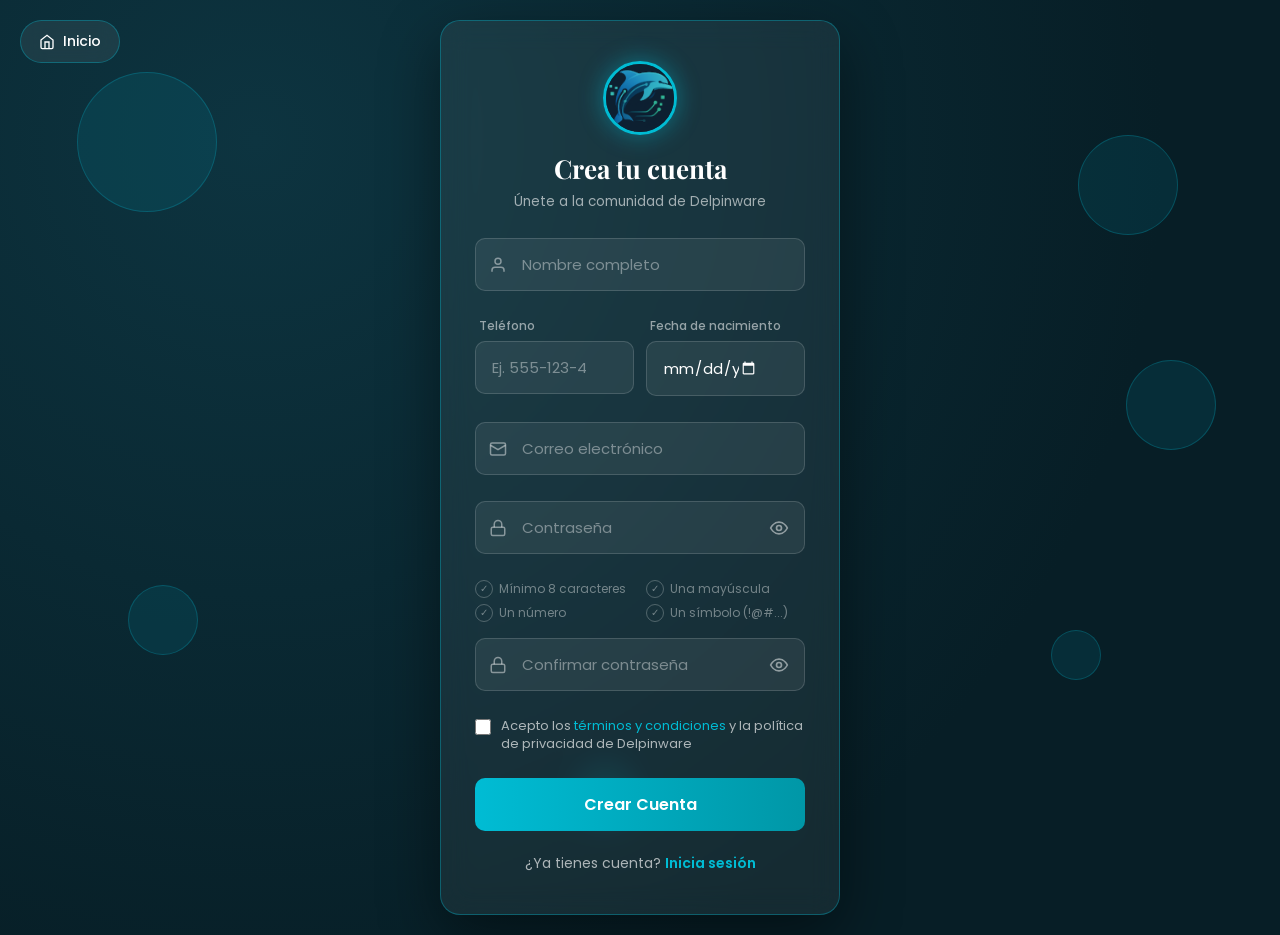
<file: VISTA/registro.html>
<!DOCTYPE html>
<html lang="es">
<head>
    <meta charset="UTF-8">
    <meta name="viewport" content="width=device-width, initial-scale=1.0">
    <title>Registrarse - Delpinware</title>
    <link rel="stylesheet" href="formularios.css">
</head>
<body class="pagina-formulario">

    <!-- ✏️ NUEVO: Botón flotante para volver a la página principal -->
    <a href="../index.html" class="btn-inicio" title="Volver a la página principal">
        <svg width="16" height="16" viewBox="0 0 24 24" fill="none" stroke="currentColor" stroke-width="2"><path d="m3 9 9-7 9 7v11a2 2 0 0 1-2 2H5a2 2 0 0 1-2-2z"/><polyline points="9 22 9 12 15 12 15 22"/></svg>
        Inicio
    </a>

    <!-- Burbujas decorativas de fondo -->
    <div class="burbujas" aria-hidden="true">
        <span></span><span></span><span></span>
        <span></span><span></span><span></span>
    </div>

    <!-- Escenario 3D de la tarjeta -->
    <div class="card-escenario">
        <div class="tarjeta-3d" id="tarjeta3d">

            <!-- ==================== CARA FRONTAL: REGISTRO ==================== -->
            <div class="cara cara-frontal">
                <img src="logo-img/Logo de la empresa 1.png" alt="Logo Delpinware" class="logo-form">
                <h1 class="titulo-form">Crea tu cuenta</h1>
                <p class="subtitulo-form">Únete a la comunidad de Delpinware</p>

                <form id="formRegistro" novalidate>
                    <!-- Nombre -->
                    <div class="input-grupo" id="grupoNombre">
                        <span class="icono-input">
                            <svg width="18" height="18" viewBox="0 0 24 24" fill="none" stroke="currentColor" stroke-width="2"><path d="M20 21v-2a4 4 0 0 0-4-4H8a4 4 0 0 0-4 4v2"/><circle cx="12" cy="7" r="4"/></svg>
                        </span>
                        <input type="text" id="regNombre" placeholder="Nombre completo" autocomplete="name">
                    </div>
                    <p class="msg-error" id="errorNombre"></p>
                    <!-- ✏️ CORREGIDO: Teléfono y Fecha sin icono interno para que haya espacio de sobra -->
                    <div class="fila-doble">
                        <div>
                            <span class="mini-label">Teléfono</span>
                            <div class="input-grupo input-sin-icono" id="grupoTel">
                                <input type="tel" id="regTel" placeholder="Ej. 555-123-4567" autocomplete="tel">
                            </div>
                            <p class="msg-error" id="errorTel"></p>
                        </div>
                        <div>
                            <span class="mini-label">Fecha de nacimiento</span>
                            <div class="input-grupo input-sin-icono" id="grupoFecha">
                                <input type="date" id="regFecha" autocomplete="bday">
                            </div>
                            <p class="msg-error" id="errorFecha"></p>
                        </div>
                    </div>

                    <!-- Correo -->
                    <div class="input-grupo" id="grupoEmail">
                        <span class="icono-input">
                            <svg width="18" height="18" viewBox="0 0 24 24" fill="none" stroke="currentColor" stroke-width="2"><rect x="2" y="4" width="20" height="16" rx="2"/><path d="m2 7 10 6 10-6"/></svg>
                        </span>
                        <input type="email" id="regEmail" placeholder="Correo electrónico" autocomplete="email">
                    </div>
                    <p class="msg-error" id="errorEmail"></p>

                    <!-- Contraseña -->
                    <div class="input-grupo" id="grupoPass">
                        <span class="icono-input">
                            <svg width="18" height="18" viewBox="0 0 24 24" fill="none" stroke="currentColor" stroke-width="2"><rect x="3" y="11" width="18" height="11" rx="2"/><path d="M7 11V7a5 5 0 0 1 10 0v4"/></svg>
                        </span>
                        <input type="password" id="regPass" placeholder="Contraseña" autocomplete="new-password">
                        <button type="button" class="btn-ojo" aria-label="Mostrar contraseña">
                            <svg class="icono-ojo-abierto" width="20" height="20" viewBox="0 0 24 24" fill="none" stroke="currentColor" stroke-width="2"><path d="M2 12s3.5-7 10-7 10 7 10 7-3.5 7-10 7-10-7-10-7Z"/><circle cx="12" cy="12" r="3"/></svg>
                            <svg class="icono-ojo-cerrado" width="20" height="20" viewBox="0 0 24 24" fill="none" stroke="currentColor" stroke-width="2"><path d="M9.9 4.24A9.12 9.12 0 0 1 12 4c7 0 10 7 10 7a13.16 13.16 0 0 1-1.67 2.68"/><path d="M6.61 6.61A13.526 13.526 0 0 0 2 12s3 7 10 7a9.74 9.74 0 0 0 5.39-1.61"/><line x1="2" x2="22" y1="2" y2="22"/><path d="M14.12 14.12a3 3 0 1 1-4.24-4.24"/></svg>
                        </button>
                    </div>
                    <p class="msg-error" id="errorPass"></p>

                    <!-- Barra de fuerza en vivo -->
                    <div class="fuerza-wrap" id="fuerzaWrap" hidden>
                        <div class="fuerza-barra"><div class="fuerza-relleno" id="fuerzaRelleno"></div></div>
                        <p class="fuerza-texto" id="fuerzaTexto"></p>
                    </div>

                    <!-- Checklist de requisitos -->
                    <ul class="checklist" id="checklist">
                        <li data-req="largo">Mínimo 8 caracteres</li>
                        <li data-req="mayus">Una mayúscula</li>
                        <li data-req="numero">Un número</li>
                        <li data-req="simbolo">Un símbolo (!@#...)</li>
                    </ul>

                    <!-- Confirmar contraseña -->
                    <div class="input-grupo" id="grupoPass2">
                        <span class="icono-input">
                            <svg width="18" height="18" viewBox="0 0 24 24" fill="none" stroke="currentColor" stroke-width="2"><rect x="3" y="11" width="18" height="11" rx="2"/><path d="M7 11V7a5 5 0 0 1 10 0v4"/></svg>
                        </span>
                        <input type="password" id="regPass2" placeholder="Confirmar contraseña" autocomplete="new-password">
                        <button type="button" class="btn-ojo" aria-label="Mostrar contraseña">
                            <svg class="icono-ojo-abierto" width="20" height="20" viewBox="0 0 24 24" fill="none" stroke="currentColor" stroke-width="2"><path d="M2 12s3.5-7 10-7 10 7 10 7-3.5 7-10 7-10-7-10-7Z"/><circle cx="12" cy="12" r="3"/></svg>
                            <svg class="icono-ojo-cerrado" width="20" height="20" viewBox="0 0 24 24" fill="none" stroke="currentColor" stroke-width="2"><path d="M9.9 4.24A9.12 9.12 0 0 1 12 4c7 0 10 7 10 7a13.16 13.16 0 0 1-1.67 2.68"/><path d="M6.61 6.61A13.526 13.526 0 0 0 2 12s3 7 10 7a9.74 9.74 0 0 0 5.39-1.61"/><line x1="2" x2="22" y1="2" y2="22"/><path d="M14.12 14.12a3 3 0 1 1-4.24-4.24"/></svg>
                        </button>
                    </div>
                    <p class="msg-error" id="errorPass2"></p>

                    <!-- ✏️ NUEVO: Aceptación de términos -->
                    <label class="terminos" for="regTerminos" id="grupoTerminos">
                        <input type="checkbox" id="regTerminos">
                        <span>Acepto los <a href="#" class="link-terminos">términos y condiciones</a> y la política de privacidad de Delpinware</span>
                    </label>
                    <p class="msg-error" id="errorTerminos"></p>

                    <button type="submit" class="btn-enviar" id="btnRegistro">
                        <span class="btn-texto">Crear Cuenta</span>
                        <span class="spinner" hidden></span>
                    </button>
                </form>

                <p class="cambiar-form">
                    ¿Ya tienes cuenta?
                    <a href="#" class="flip-link">Inicia sesión</a>
                </p>
            </div>

            <!-- ==================== CARA TRASERA (✏️ con tiempo y salida al inicio) ==================== -->
            <div class="cara cara-trasera">
                <img src="logo-img/Logo de la empresa 1.png" alt="Logo Delpinware" class="logo-form">
                <h1 class="titulo-form">¿Ya eres parte?</h1>
                <p class="subtitulo-form">Inicia sesión y sigue donde te quedaste.</p>
                <a href="iniciar-sesion.html" class="btn-enviar enlace-boton">Iniciar Sesión</a>
                <a href="#" class="flip-back">← Volver al registro</a>
              
            </div>

        </div>
    </div>

    <div class="toast" id="toast"></div>

    <script src="formularios.js"></script>
</body>
</html>
</file>
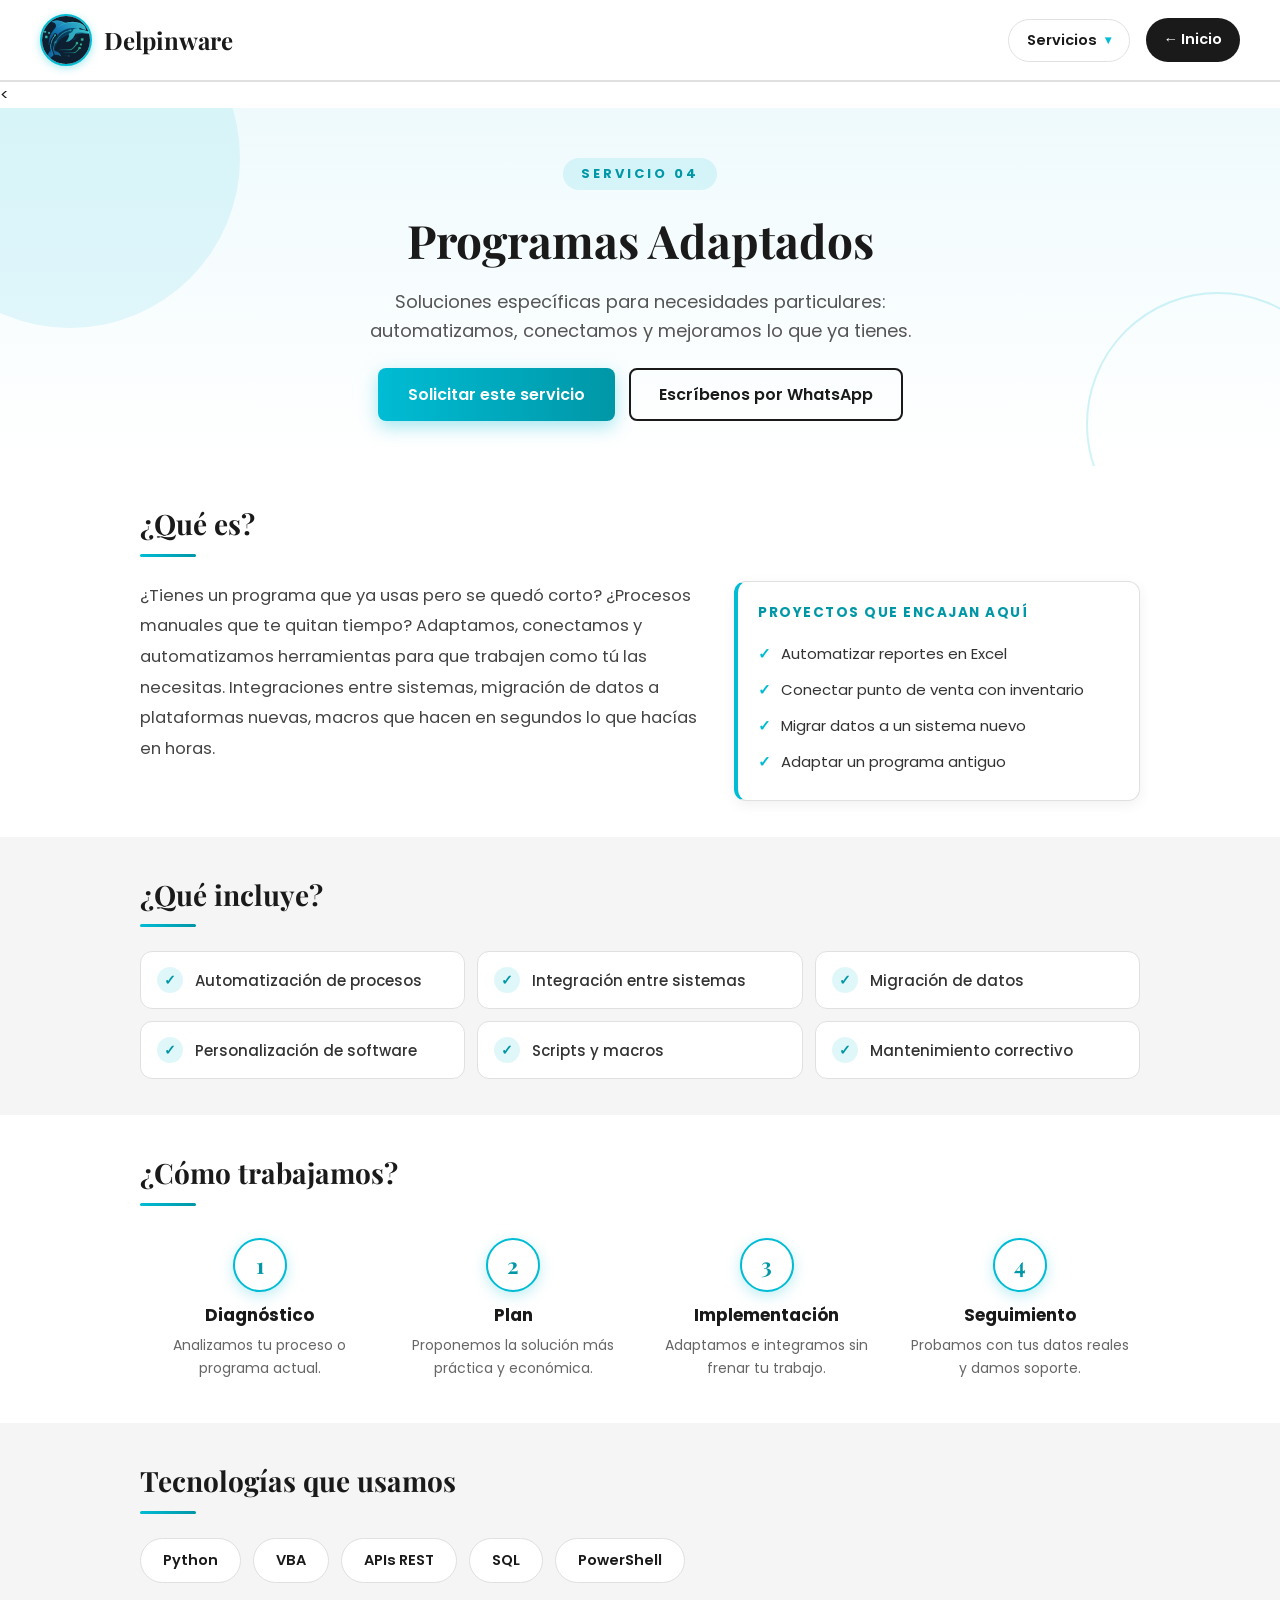
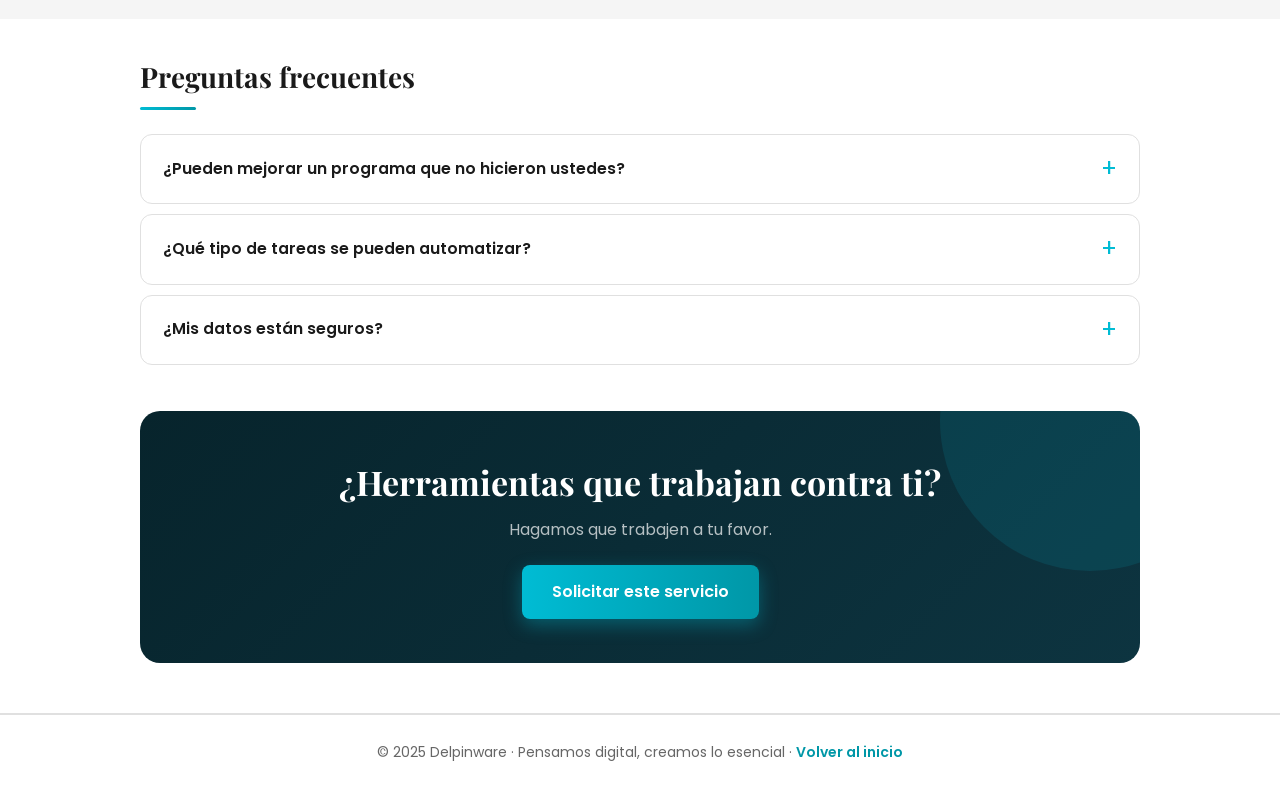
<file: VISTA/servicio-adaptados.html>
<!DOCTYPE html>
<html lang="es">
<head>
    <meta charset="UTF-8">
    <meta name="viewport" content="width=device-width, initial-scale=1.0">
    <title>Desarrollo de Servicio adaptado - Delpinware</title>
    <link rel="stylesheet" href="servicios.css">
</head>
<body>

    <!-- HEADER -->
    <header class="sv-header">
        <a href="../index.html" class="sv-logo-link" title="Ir al inicio">
            <img src="logo-img/Logo de la empresa 1.png" alt="Logo Delpinware" class="sv-logo">
            <span class="sv-nombre">Delpinware</span>
        </a>
        <nav class="sv-nav">
            <div class="nav-item-submenu">
                <button type="button" class="submenu-toggle">Servicios <span class="chev">▾</span></button>
                <ul class="submenu">
                    <li><a href="servicio-software.html" class="actual">01 · Software Personalizado</a></li>
                    <li><a href="servicio-apps.html">02 · Creación de Aplicaciones</a></li>
                    <li><a href="servicio-web.html">03 · Sitios Web Interactivos</a></li>
                    <li><a href="servicio-adaptados.html">04 · Programas Adaptados</a></li>
                </ul>
            </div>
            <a href="../index.html" class="sv-btn-inicio">← Inicio</a>
        </nav>
    </header>

    <    <main>
        <!-- HERO -->
        <section class="sv-hero">
            <p class="sv-num">SERVICIO 04</p>
            <h1>Programas Adaptados</h1>
            <p class="sv-frase">Soluciones específicas para necesidades particulares: automatizamos, conectamos y mejoramos lo que ya tienes.</p>
            <div class="sv-hero-cta">
                <a href="mensajes.html" class="sv-btn-primario">Solicitar este servicio</a>
                <a href="https://wa.me/" class="sv-btn-ghost">Escríbenos por WhatsApp</a>
            </div>
        </section>

        <!-- ¿QUÉ ES? -->
        <section class="sv-seccion reveal">
            <div class="sv-contenedor">
                <h2 class="sv-titulo">¿Qué es?</h2>
                <div class="sv-dos-col">
                    <p>¿Tienes un programa que ya usas pero se quedó corto? ¿Procesos manuales que te quitan tiempo? Adaptamos, conectamos y automatizamos herramientas para que trabajen como tú las necesitas. Integraciones entre sistemas, migración de datos a plataformas nuevas, macros que hacen en segundos lo que hacías en horas.</p>
                    <div class="sv-caja-ejemplos">
                        <h3>Proyectos que encajan aquí</h3>
                        <ul>
                            <li>Automatizar reportes en Excel</li>
                            <li>Conectar punto de venta con inventario</li>
                            <li>Migrar datos a un sistema nuevo</li>
                            <li>Adaptar un programa antiguo</li>
                        </ul>
                    </div>
                </div>
            </div>
        </section>

        <!-- ¿QUÉ INCLUYE? -->
        <section class="sv-seccion sv-fondo-suave reveal">
            <div class="sv-contenedor">
                <h2 class="sv-titulo">¿Qué incluye?</h2>
                <div class="sv-grid-incluye">
                    <div class="sv-item"><span class="sv-check">✓</span><span>Automatización de procesos</span></div>
                    <div class="sv-item"><span class="sv-check">✓</span><span>Integración entre sistemas</span></div>
                    <div class="sv-item"><span class="sv-check">✓</span><span>Migración de datos</span></div>
                    <div class="sv-item"><span class="sv-check">✓</span><span>Personalización de software</span></div>
                    <div class="sv-item"><span class="sv-check">✓</span><span>Scripts y macros</span></div>
                    <div class="sv-item"><span class="sv-check">✓</span><span>Mantenimiento correctivo</span></div>
                </div>
            </div>
        </section>

        <!-- PROCESO -->
        <section class="sv-seccion reveal">
            <div class="sv-contenedor">
                <h2 class="sv-titulo">¿Cómo trabajamos?</h2>
                <div class="sv-proceso">
                    <div class="sv-paso">
                        <div class="sv-paso-num">1</div>
                        <h3>Diagnóstico</h3>
                        <p>Analizamos tu proceso o programa actual.</p>
                    </div>
                    <div class="sv-paso">
                        <div class="sv-paso-num">2</div>
                        <h3>Plan</h3>
                        <p>Proponemos la solución más práctica y económica.</p>
                    </div>
                    <div class="sv-paso">
                        <div class="sv-paso-num">3</div>
                        <h3>Implementación</h3>
                        <p>Adaptamos e integramos sin frenar tu trabajo.</p>
                    </div>
                    <div class="sv-paso">
                        <div class="sv-paso-num">4</div>
                        <h3>Seguimiento</h3>
                        <p>Probamos con tus datos reales y damos soporte.</p>
                    </div>
                </div>
            </div>
        </section>

        <!-- TECNOLOGÍAS -->
        <section class="sv-seccion sv-fondo-suave reveal">
            <div class="sv-contenedor">
                <h2 class="sv-titulo">Tecnologías que usamos</h2>
                <div class="sv-chips">
                    <span class="sv-chip">Python</span>
                    <span class="sv-chip">VBA</span>
                    <span class="sv-chip">APIs REST</span>
                    <span class="sv-chip">SQL</span>
                    <span class="sv-chip">PowerShell</span>
                </div>
            </div>
        </section>

        <!-- FAQ -->
        <section class="sv-seccion reveal">
            <div class="sv-contenedor">
                <h2 class="sv-titulo">Preguntas frecuentes</h2>
                <div class="sv-faq">
                    <details>
                        <summary>¿Pueden mejorar un programa que no hicieron ustedes?</summary>
                        <p>En muchos casos sí. Agendamos un diagnóstico para revisar el programa y decirte con honestidad qué se puede hacer.</p>
                    </details>
                    <details>
                        <summary>¿Qué tipo de tareas se pueden automatizar?</summary>
                        <p>Reportes, cálculos, copias de datos, respaldos, correos automáticos… si es una tarea repetitiva, seguramente se puede automatizar.</p>
                    </details>
                    <details>
                        <summary>¿Mis datos están seguros?</summary>
                        <p>Trabajamos con copias de respaldo y acuerdos de confidencialidad: tu información nunca se comparte.</p>
                    </details>
                </div>
            </div>
        </section>

        <!-- CTA FINAL -->
        <section class="sv-cta-final reveal">
            <h2>¿Herramientas que trabajan contra ti?</h2>
            <p>Hagamos que trabajen a tu favor.</p>
            <a href="#" class="sv-btn-primario">Solicitar este servicio</a>
        </section>
    </main>

    <!-- FOOTER -->
    <footer class="sv-footer">
        <p>© 2025 Delpinware · Pensamos digital, creamos lo esencial · <a href="../index.html">Volver al inicio</a></p>
    </footer>

    <script src="servicios.js"></script>
</body>
</html>
</file>
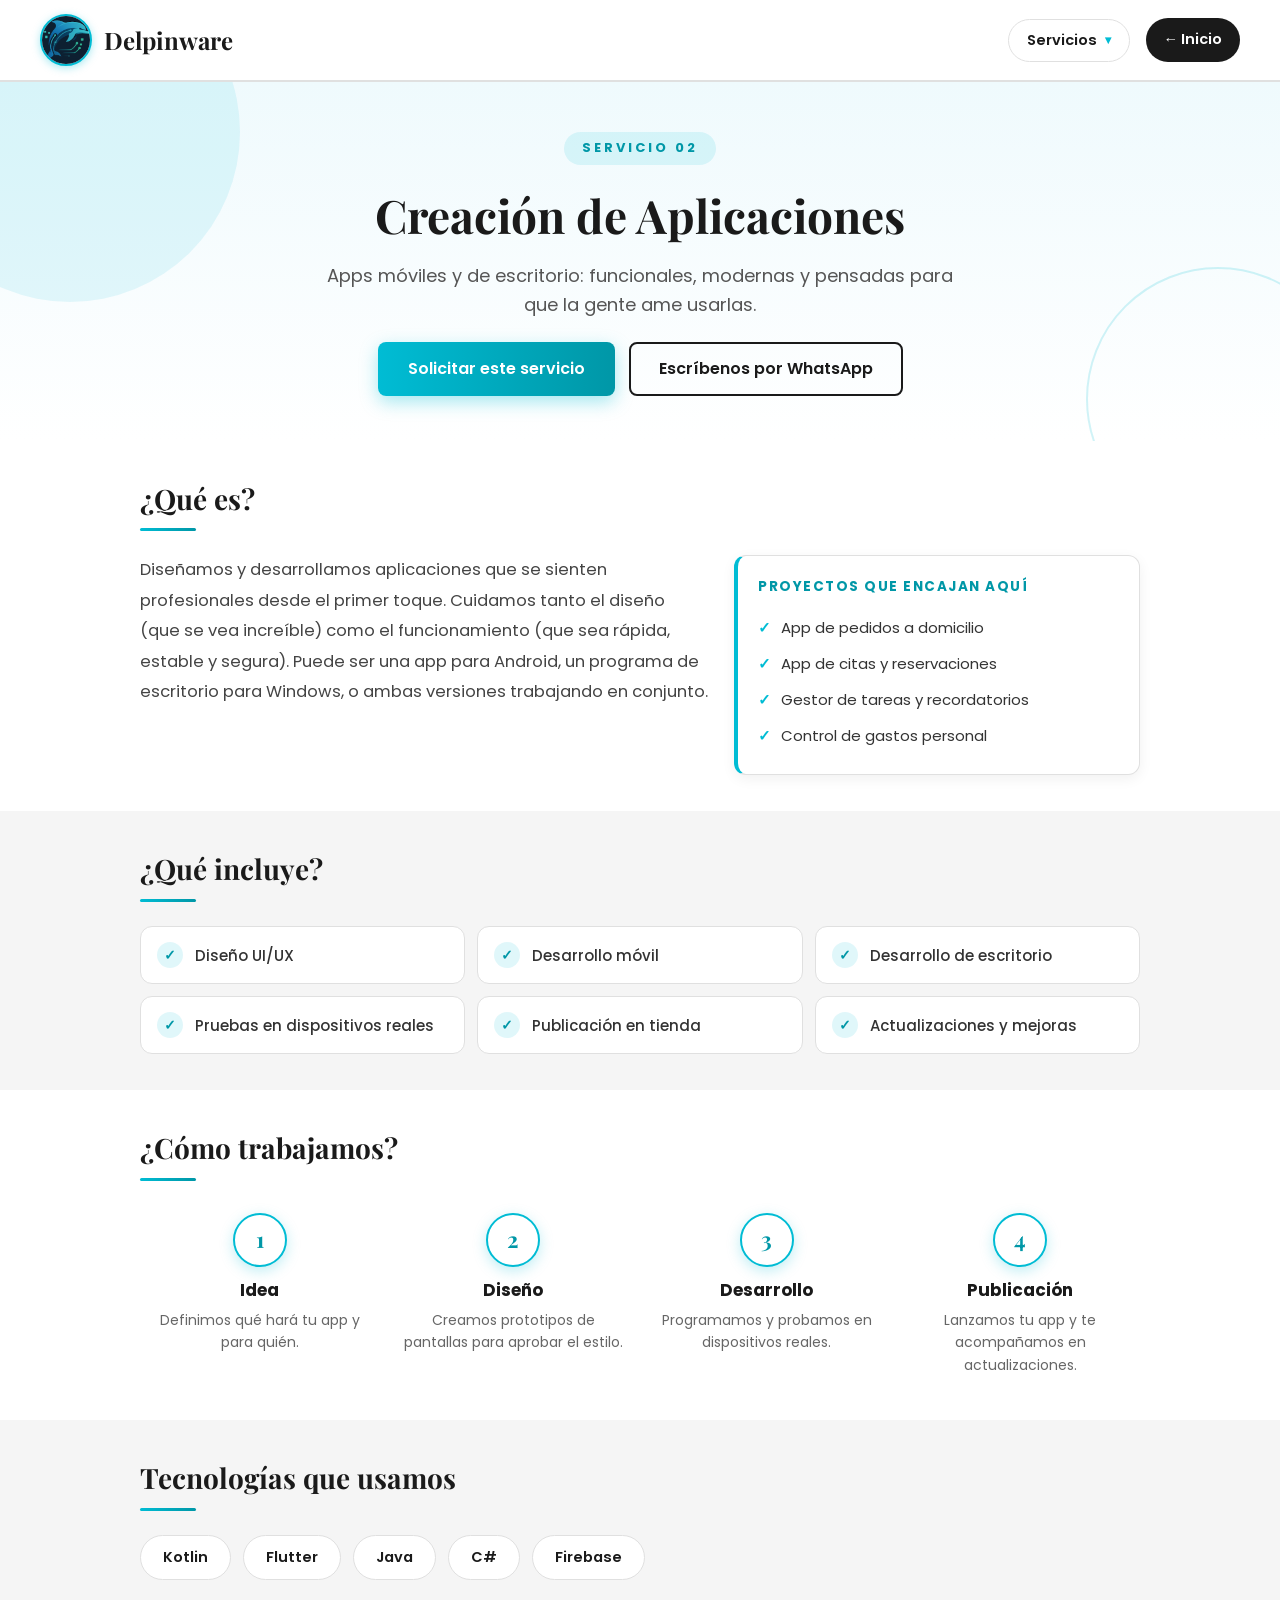
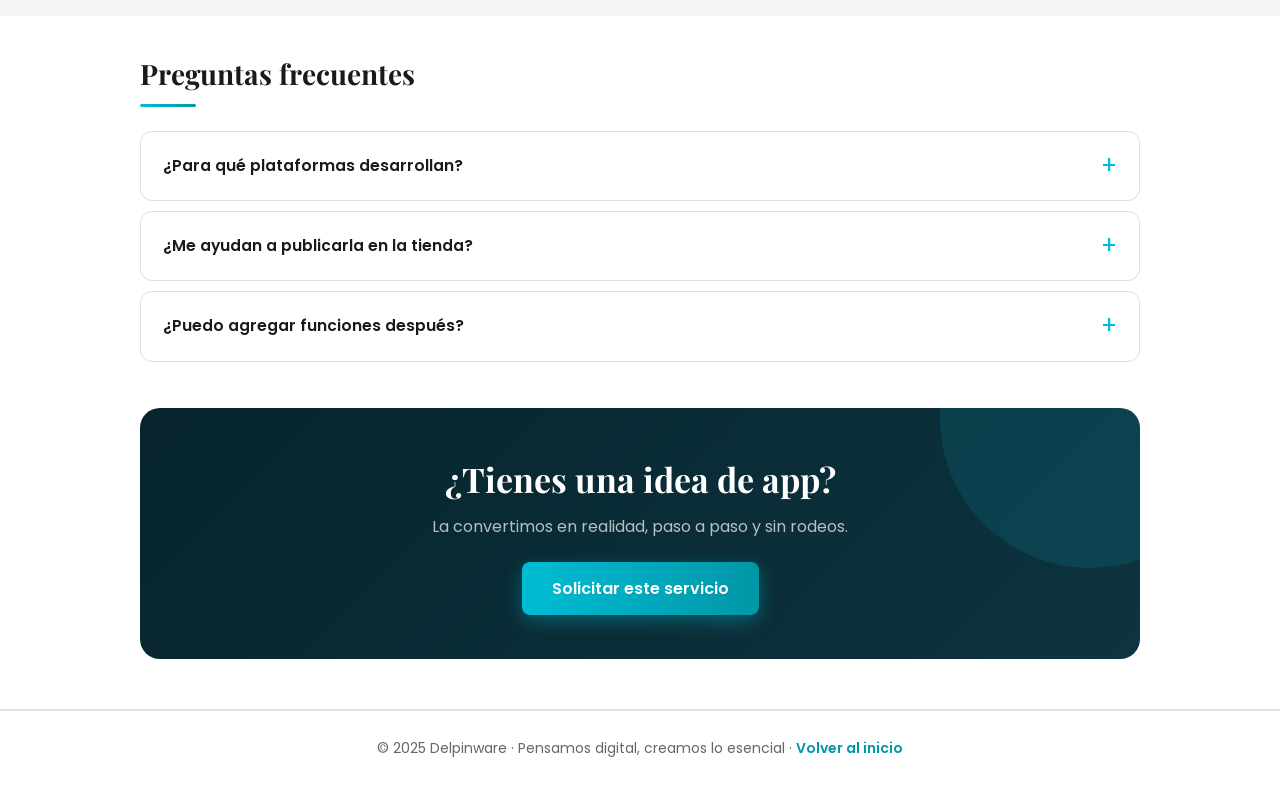
<file: VISTA/servicio-apps.html>
<!DOCTYPE html>
<html lang="es">
<head>
    <meta charset="UTF-8">
    <meta name="viewport" content="width=device-width, initial-scale=1.0">
    <title>Desarrollo de servicios de apps - Delpinware</title>
    <link rel="stylesheet" href="servicios.css">
</head>
<body>

    <!-- HEADER -->
    <header class="sv-header">
        <a href="../index.html" class="sv-logo-link" title="Ir al inicio">
            <img src="logo-img/Logo de la empresa 1.png" alt="Logo Delpinware" class="sv-logo">
            <span class="sv-nombre">Delpinware</span>
        </a>
        <nav class="sv-nav">
            <div class="nav-item-submenu">
                <button type="button" class="submenu-toggle">Servicios <span class="chev">▾</span></button>
                <ul class="submenu">
                    <li><a href="servicio-software.html" class="actual">01 · Software Personalizado</a></li>
                    <li><a href="servicio-apps.html">02 · Creación de Aplicaciones</a></li>
                    <li><a href="servicio-web.html">03 · Sitios Web Interactivos</a></li>
                    <li><a href="servicio-adaptados.html">04 · Programas Adaptados</a></li>
                </ul>
            </div>
            <a href="../index.html" class="sv-btn-inicio">← Inicio</a>
        </nav>
    </header>

        <main>
        <!-- HERO -->
        <section class="sv-hero">
            <p class="sv-num">SERVICIO 02</p>
            <h1>Creación de Aplicaciones</h1>
            <p class="sv-frase">Apps móviles y de escritorio: funcionales, modernas y pensadas para que la gente ame usarlas.</p>
            <div class="sv-hero-cta">
                <a href="mensajes.html" class="sv-btn-primario">Solicitar este servicio</a>
                <a href="https://wa.me/" class="sv-btn-ghost">Escríbenos por WhatsApp</a>
            </div>
        </section>

        <!-- ¿QUÉ ES? -->
        <section class="sv-seccion reveal">
            <div class="sv-contenedor">
                <h2 class="sv-titulo">¿Qué es?</h2>
                <div class="sv-dos-col">
                    <p>Diseñamos y desarrollamos aplicaciones que se sienten profesionales desde el primer toque. Cuidamos tanto el diseño (que se vea increíble) como el funcionamiento (que sea rápida, estable y segura). Puede ser una app para Android, un programa de escritorio para Windows, o ambas versiones trabajando en conjunto.</p>
                    <div class="sv-caja-ejemplos">
                        <h3>Proyectos que encajan aquí</h3>
                        <ul>
                            <li>App de pedidos a domicilio</li>
                            <li>App de citas y reservaciones</li>
                            <li>Gestor de tareas y recordatorios</li>
                            <li>Control de gastos personal</li>
                        </ul>
                    </div>
                </div>
            </div>
        </section>

        <!-- ¿QUÉ INCLUYE? -->
        <section class="sv-seccion sv-fondo-suave reveal">
            <div class="sv-contenedor">
                <h2 class="sv-titulo">¿Qué incluye?</h2>
                <div class="sv-grid-incluye">
                    <div class="sv-item"><span class="sv-check">✓</span><span>Diseño UI/UX</span></div>
                    <div class="sv-item"><span class="sv-check">✓</span><span>Desarrollo móvil</span></div>
                    <div class="sv-item"><span class="sv-check">✓</span><span>Desarrollo de escritorio</span></div>
                    <div class="sv-item"><span class="sv-check">✓</span><span>Pruebas en dispositivos reales</span></div>
                    <div class="sv-item"><span class="sv-check">✓</span><span>Publicación en tienda</span></div>
                    <div class="sv-item"><span class="sv-check">✓</span><span>Actualizaciones y mejoras</span></div>
                </div>
            </div>
        </section>

        <!-- PROCESO -->
        <section class="sv-seccion reveal">
            <div class="sv-contenedor">
                <h2 class="sv-titulo">¿Cómo trabajamos?</h2>
                <div class="sv-proceso">
                    <div class="sv-paso">
                        <div class="sv-paso-num">1</div>
                        <h3>Idea</h3>
                        <p>Definimos qué hará tu app y para quién.</p>
                    </div>
                    <div class="sv-paso">
                        <div class="sv-paso-num">2</div>
                        <h3>Diseño</h3>
                        <p>Creamos prototipos de pantallas para aprobar el estilo.</p>
                    </div>
                    <div class="sv-paso">
                        <div class="sv-paso-num">3</div>
                        <h3>Desarrollo</h3>
                        <p>Programamos y probamos en dispositivos reales.</p>
                    </div>
                    <div class="sv-paso">
                        <div class="sv-paso-num">4</div>
                        <h3>Publicación</h3>
                        <p>Lanzamos tu app y te acompañamos en actualizaciones.</p>
                    </div>
                </div>
            </div>
        </section>

        <!-- TECNOLOGÍAS -->
        <section class="sv-seccion sv-fondo-suave reveal">
            <div class="sv-contenedor">
                <h2 class="sv-titulo">Tecnologías que usamos</h2>
                <div class="sv-chips">
                    <span class="sv-chip">Kotlin</span>
                    <span class="sv-chip">Flutter</span>
                    <span class="sv-chip">Java</span>
                    <span class="sv-chip">C#</span>
                    <span class="sv-chip">Firebase</span>
                </div>
            </div>
        </section>

        <!-- FAQ -->
        <section class="sv-seccion reveal">
            <div class="sv-contenedor">
                <h2 class="sv-titulo">Preguntas frecuentes</h2>
                <div class="sv-faq">
                    <details>
                        <summary>¿Para qué plataformas desarrollan?</summary>
                        <p>Android y escritorio de Windows. Si necesitas iOS, cuéntanos tu caso y buscamos la mejor opción para ti.</p>
                    </details>
                    <details>
                        <summary>¿Me ayudan a publicarla en la tienda?</summary>
                        <p>Sí. Preparamos íconos, descripciones y capturas, y te guiamos en todo el proceso de publicación.</p>
                    </details>
                    <details>
                        <summary>¿Puedo agregar funciones después?</summary>
                        <p>Claro. Las apps se pueden actualizar con nuevas funciones cuando las necesites.</p>
                    </details>
                </div>
            </div>
        </section>

        <!-- CTA FINAL -->
        <section class="sv-cta-final reveal">
            <h2>¿Tienes una idea de app?</h2>
            <p>La convertimos en realidad, paso a paso y sin rodeos.</p>
            <a href="#" class="sv-btn-primario">Solicitar este servicio</a>
        </section>
    </main>

    <!-- FOOTER -->
    <footer class="sv-footer">
        <p>© 2025 Delpinware · Pensamos digital, creamos lo esencial · <a href="../index.html">Volver al inicio</a></p>
    </footer>

    <script src="servicios.js"></script>
</body>
</html>
</file>
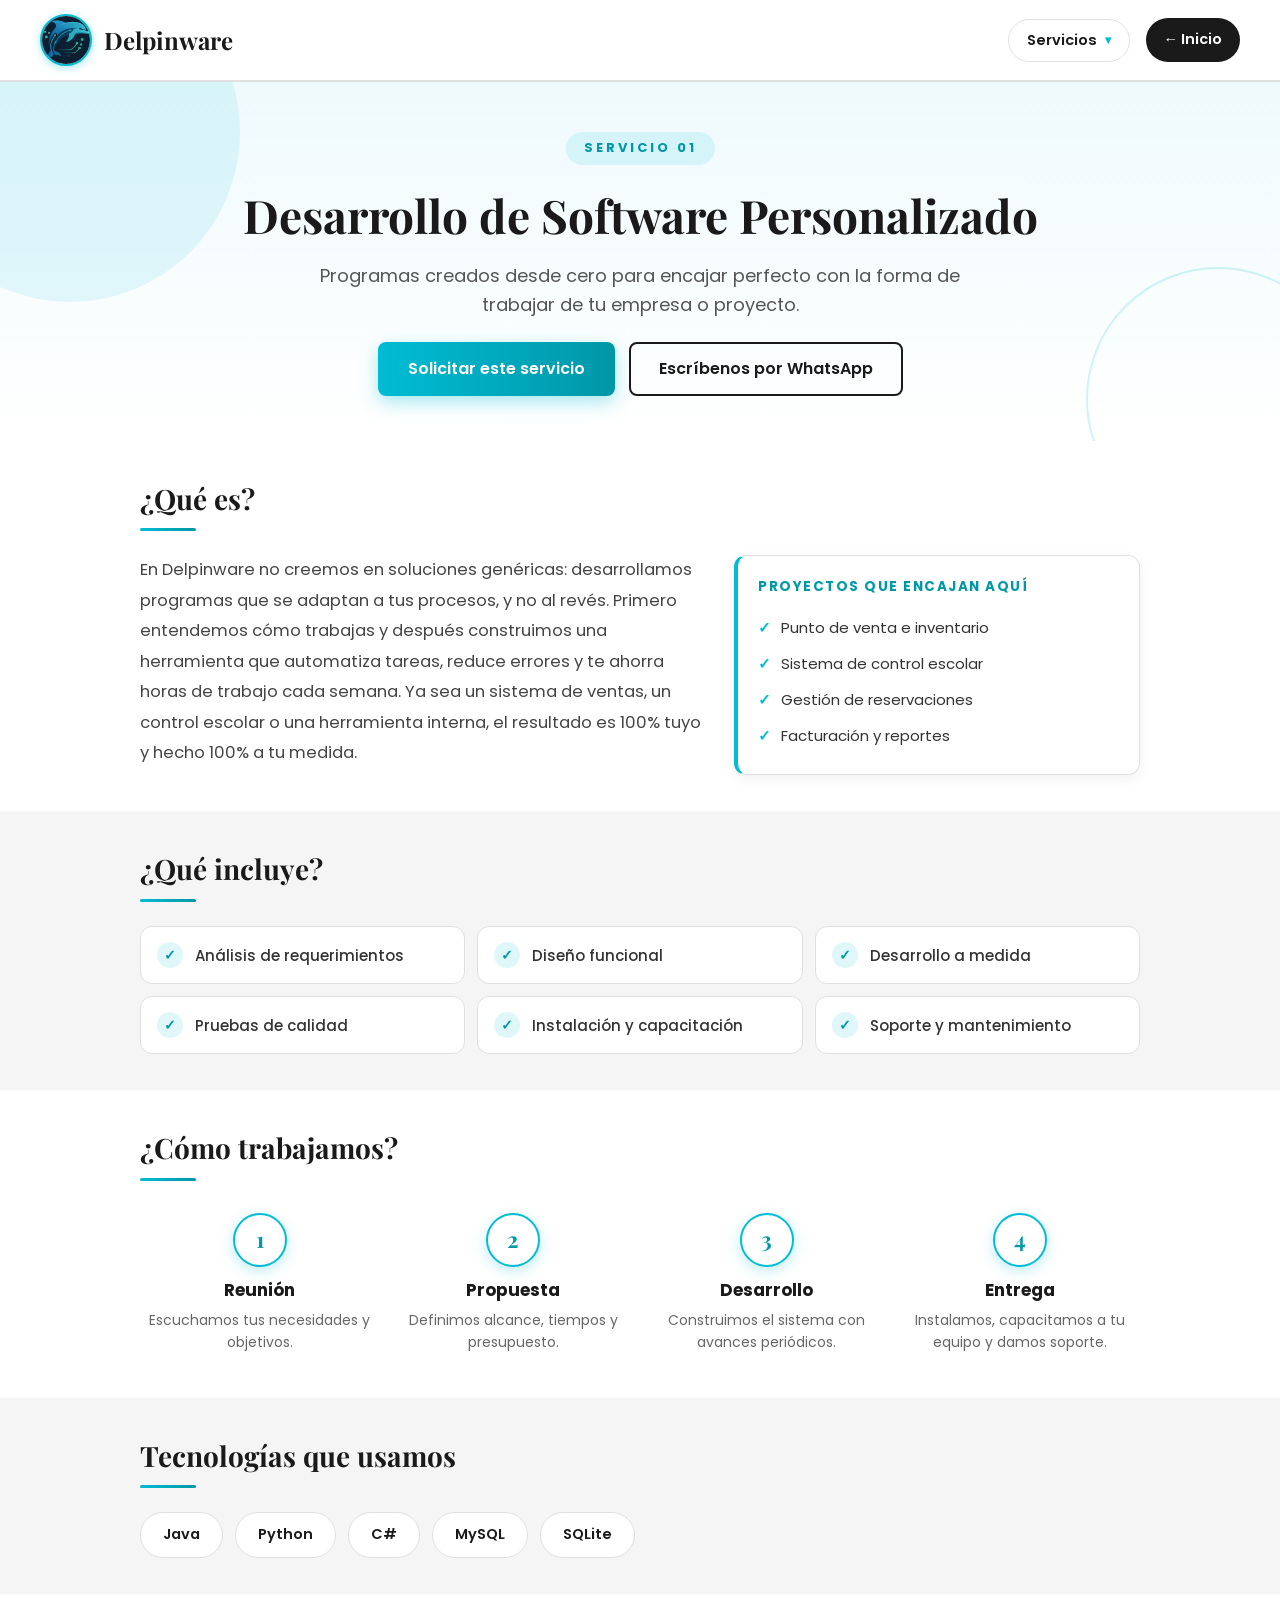
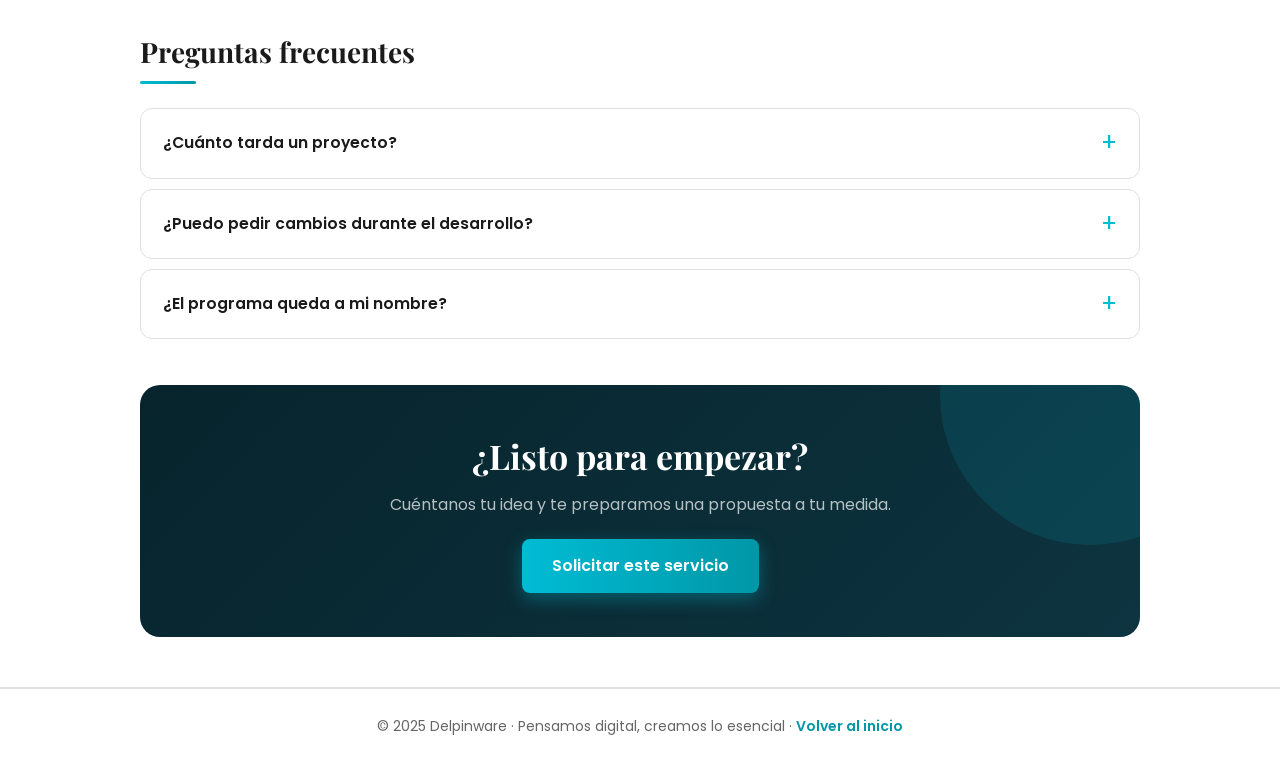
<file: VISTA/servicio-software.html>
<!DOCTYPE html>
<html lang="es">
<head>
    <meta charset="UTF-8">
    <meta name="viewport" content="width=device-width, initial-scale=1.0">
    <title>Desarrollo de Software Personalizado - Delpinware</title>
    <link rel="stylesheet" href="servicios.css">
</head>
<body>

    <!-- HEADER -->
    <header class="sv-header">
        <a href="../index.html" class="sv-logo-link" title="Ir al inicio">
            <img src="logo-img/Logo de la empresa 1.png" alt="Logo Delpinware" class="sv-logo">
            <span class="sv-nombre">Delpinware</span>
        </a>
        <nav class="sv-nav">
            <div class="nav-item-submenu">
                <button type="button" class="submenu-toggle">Servicios <span class="chev">▾</span></button>
                <ul class="submenu">
                    <li><a href="servicio-software.html" class="actual">01 · Software Personalizado</a></li>
                    <li><a href="servicio-apps.html">02 · Creación de Aplicaciones</a></li>
                    <li><a href="servicio-web.html">03 · Sitios Web Interactivos</a></li>
                    <li><a href="servicio-adaptados.html">04 · Programas Adaptados</a></li>
                </ul>
            </div>
            <a href="../index.html" class="sv-btn-inicio">← Inicio</a>
        </nav>
    </header>

    <main>
        <!-- HERO -->
        <section class="sv-hero">
            <p class="sv-num">SERVICIO 01</p>
            <h1>Desarrollo de Software Personalizado</h1>
            <p class="sv-frase">Programas creados desde cero para encajar perfecto con la forma de trabajar de tu empresa o proyecto.</p>
            <div class="sv-hero-cta">
                <!-- 🔗 Cuando exista la página de Mensajes, cambia este href -->
                <a href="mensajes.html" class="sv-btn-primario">Solicitar este servicio</a>
                <!-- 💬 Agrega tu número: https://wa.me/521234567890 -->
                <a href="https://wa.me/" class="sv-btn-ghost">Escríbenos por WhatsApp</a>
            </div>
        </section>

        <!-- ¿QUÉ ES? -->
        <section class="sv-seccion reveal">
            <div class="sv-contenedor">
                <h2 class="sv-titulo">¿Qué es?</h2>
                <div class="sv-dos-col">
                    <p>En Delpinware no creemos en soluciones genéricas: desarrollamos programas que se adaptan a tus procesos, y no al revés. Primero entendemos cómo trabajas y después construimos una herramienta que automatiza tareas, reduce errores y te ahorra horas de trabajo cada semana. Ya sea un sistema de ventas, un control escolar o una herramienta interna, el resultado es 100% tuyo y hecho 100% a tu medida.</p>
                    <div class="sv-caja-ejemplos">
                        <h3>Proyectos que encajan aquí</h3>
                        <ul>
                            <li>Punto de venta e inventario</li>
                            <li>Sistema de control escolar</li>
                            <li>Gestión de reservaciones</li>
                            <li>Facturación y reportes</li>
                        </ul>
                    </div>
                </div>
            </div>
        </section>

        <!-- ¿QUÉ INCLUYE? -->
        <section class="sv-seccion sv-fondo-suave reveal">
            <div class="sv-contenedor">
                <h2 class="sv-titulo">¿Qué incluye?</h2>
                <div class="sv-grid-incluye">
                    <div class="sv-item"><span class="sv-check">✓</span><span>Análisis de requerimientos</span></div>
                    <div class="sv-item"><span class="sv-check">✓</span><span>Diseño funcional</span></div>
                    <div class="sv-item"><span class="sv-check">✓</span><span>Desarrollo a medida</span></div>
                    <div class="sv-item"><span class="sv-check">✓</span><span>Pruebas de calidad</span></div>
                    <div class="sv-item"><span class="sv-check">✓</span><span>Instalación y capacitación</span></div>
                    <div class="sv-item"><span class="sv-check">✓</span><span>Soporte y mantenimiento</span></div>
                </div>
            </div>
        </section>

        <!-- PROCESO -->
        <section class="sv-seccion reveal">
            <div class="sv-contenedor">
                <h2 class="sv-titulo">¿Cómo trabajamos?</h2>
                <div class="sv-proceso">
                    <div class="sv-paso">
                        <div class="sv-paso-num">1</div>
                        <h3>Reunión</h3>
                        <p>Escuchamos tus necesidades y objetivos.</p>
                    </div>
                    <div class="sv-paso">
                        <div class="sv-paso-num">2</div>
                        <h3>Propuesta</h3>
                        <p>Definimos alcance, tiempos y presupuesto.</p>
                    </div>
                    <div class="sv-paso">
                        <div class="sv-paso-num">3</div>
                        <h3>Desarrollo</h3>
                        <p>Construimos el sistema con avances periódicos.</p>
                    </div>
                    <div class="sv-paso">
                        <div class="sv-paso-num">4</div>
                        <h3>Entrega</h3>
                        <p>Instalamos, capacitamos a tu equipo y damos soporte.</p>
                    </div>
                </div>
            </div>
        </section>

        <!-- TECNOLOGÍAS -->
        <section class="sv-seccion sv-fondo-suave reveal">
            <div class="sv-contenedor">
                <h2 class="sv-titulo">Tecnologías que usamos</h2>
                <div class="sv-chips">
                    <span class="sv-chip">Java</span>
                    <span class="sv-chip">Python</span>
                    <span class="sv-chip">C#</span>
                    <span class="sv-chip">MySQL</span>
                    <span class="sv-chip">SQLite</span>
                </div>
            </div>
        </section>

        <!-- FAQ -->
        <section class="sv-seccion reveal">
            <div class="sv-contenedor">
                <h2 class="sv-titulo">Preguntas frecuentes</h2>
                <div class="sv-faq">
                    <details>
                        <summary>¿Cuánto tarda un proyecto?</summary>
                        <p>Depende del tamaño. Un sistema mediano suele estar listo entre 4 y 8 semanas; en la propuesta te damos fechas claras por etapa.</p>
                    </details>
                    <details>
                        <summary>¿Puedo pedir cambios durante el desarrollo?</summary>
                        <p>Sí. Trabajamos con entregas parciales para que veas los avances y ajustemos el rumbo a tiempo.</p>
                    </details>
                    <details>
                        <summary>¿El programa queda a mi nombre?</summary>
                        <p>Sí. Al finalizar recibes la licencia de uso completa del software desarrollado para tu empresa o proyecto.</p>
                    </details>
                </div>
            </div>
        </section>

        <!-- CTA FINAL -->
        <section class="sv-cta-final reveal">
            <h2>¿Listo para empezar?</h2>
            <p>Cuéntanos tu idea y te preparamos una propuesta a tu medida.</p>
            <!-- 🔗 Cuando exista la página de Mensajes, cambia este href -->
            <a href="#" class="sv-btn-primario">Solicitar este servicio</a>
        </section>
    </main>

    <!-- FOOTER -->
    <footer class="sv-footer">
        <p>© 2025 Delpinware · Pensamos digital, creamos lo esencial · <a href="../index.html">Volver al inicio</a></p>
    </footer>

    <script src="servicios.js"></script>
</body>
</html>
</file>
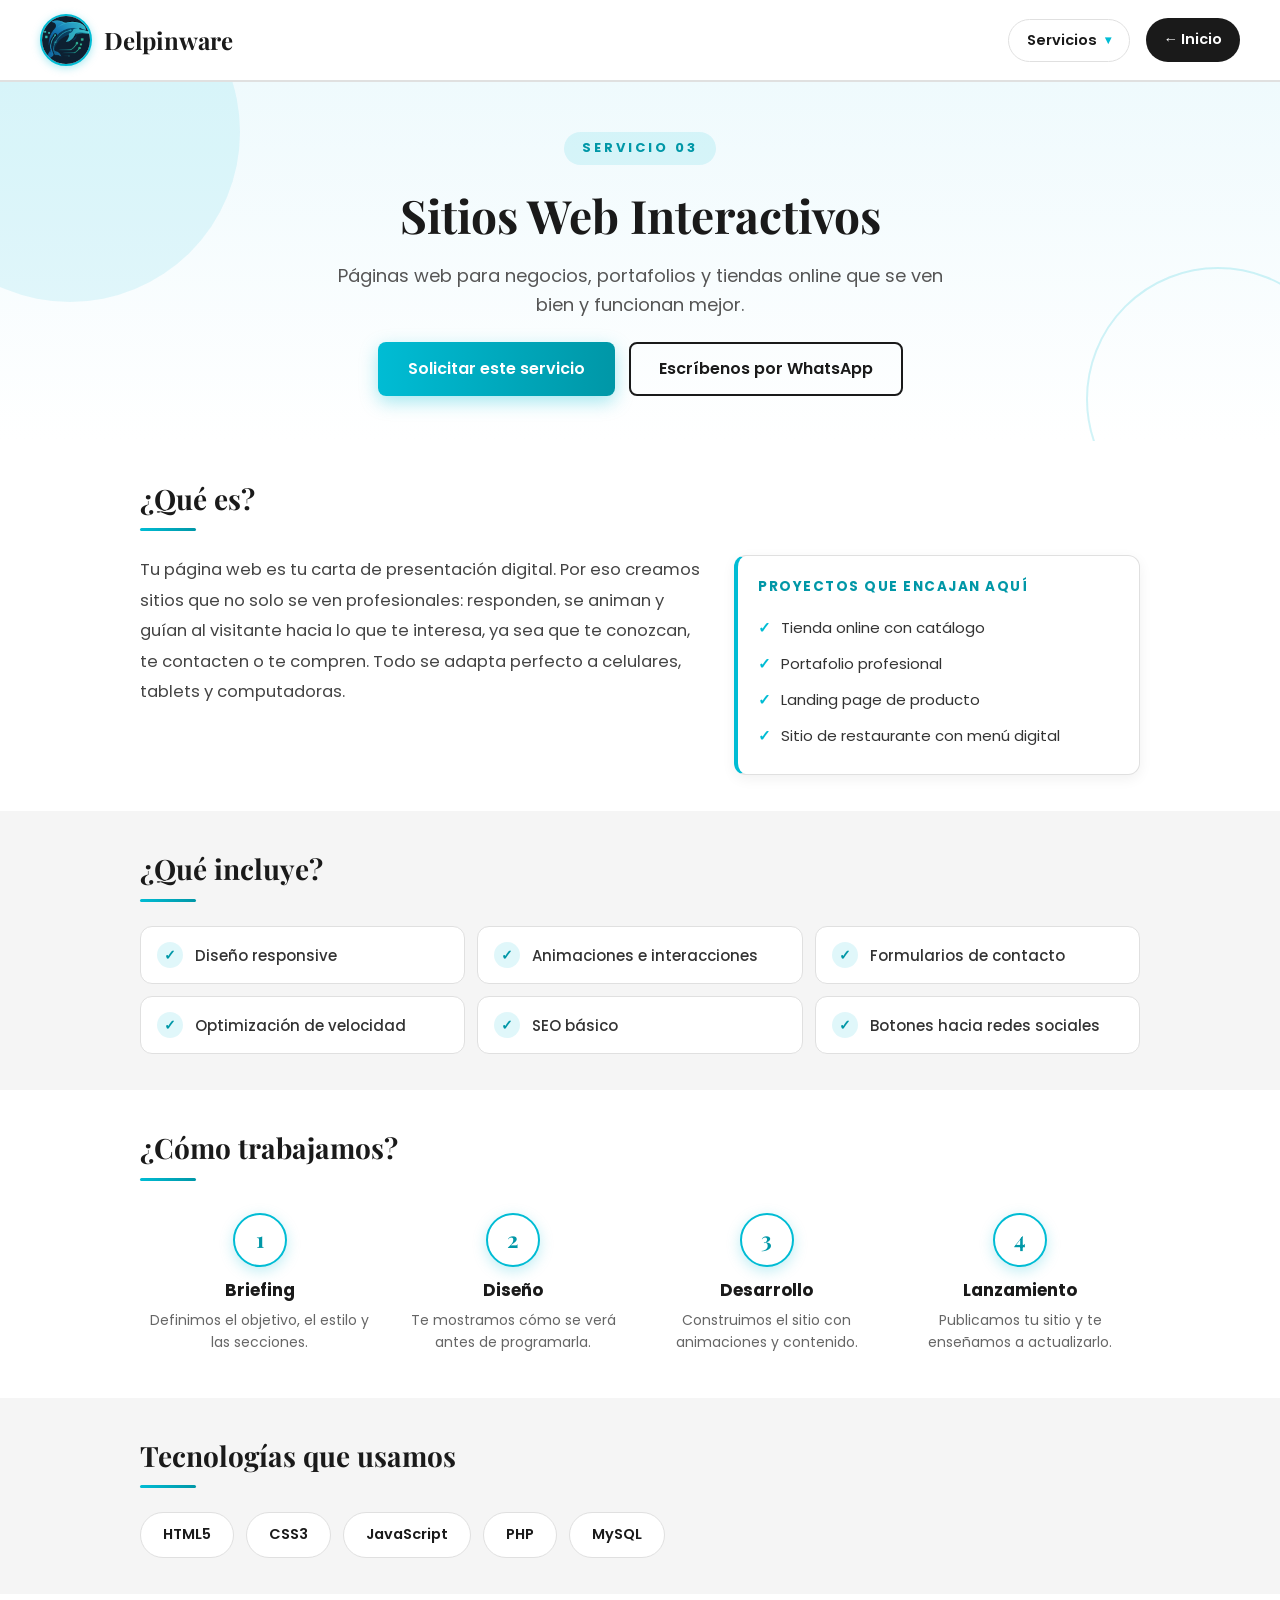
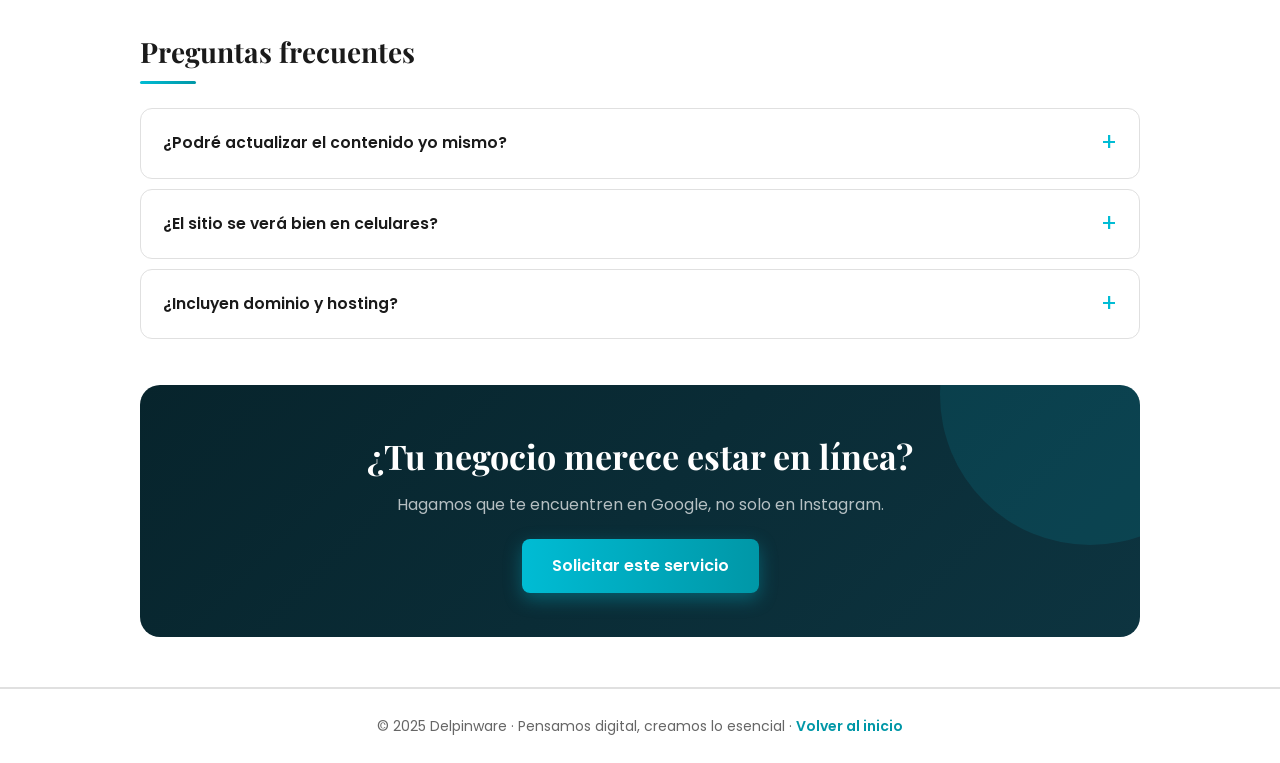
<file: VISTA/servicio-web.html>
<!DOCTYPE html>
<html lang="es">
<head>
    <meta charset="UTF-8">
    <meta name="viewport" content="width=device-width, initial-scale=1.0">
    <title>Desarrollo de Servicio web - Delpinware</title>
    <link rel="stylesheet" href="servicios.css">
</head>
<body>

    <!-- HEADER -->
    <header class="sv-header">
        <a href="../index.html" class="sv-logo-link" title="Ir al inicio">
            <img src="logo-img/Logo de la empresa 1.png" alt="Logo Delpinware" class="sv-logo">
            <span class="sv-nombre">Delpinware</span>
        </a>
        <nav class="sv-nav">
            <div class="nav-item-submenu">
                <button type="button" class="submenu-toggle">Servicios <span class="chev">▾</span></button>
                <ul class="submenu">
                    <li><a href="servicio-software.html" class="actual">01 · Software Personalizado</a></li>
                    <li><a href="servicio-apps.html">02 · Creación de Aplicaciones</a></li>
                    <li><a href="servicio-web.html">03 · Sitios Web Interactivos</a></li>
                    <li><a href="servicio-adaptados.html">04 · Programas Adaptados</a></li>
                </ul>
            </div>
            <a href="../index.html" class="sv-btn-inicio">← Inicio</a>
        </nav>
    </header>

        <main>
        <!-- HERO -->
        <section class="sv-hero">
            <p class="sv-num">SERVICIO 03</p>
            <h1>Sitios Web Interactivos</h1>
            <p class="sv-frase">Páginas web para negocios, portafolios y tiendas online que se ven bien y funcionan mejor.</p>
            <div class="sv-hero-cta">
                <a href="mensajes.html" class="sv-btn-primario">Solicitar este servicio</a>
                <a href="https://wa.me/" class="sv-btn-ghost">Escríbenos por WhatsApp</a>
            </div>
        </section>

        <!-- ¿QUÉ ES? -->
        <section class="sv-seccion reveal">
            <div class="sv-contenedor">
                <h2 class="sv-titulo">¿Qué es?</h2>
                <div class="sv-dos-col">
                    <p>Tu página web es tu carta de presentación digital. Por eso creamos sitios que no solo se ven profesionales: responden, se animan y guían al visitante hacia lo que te interesa, ya sea que te conozcan, te contacten o te compren. Todo se adapta perfecto a celulares, tablets y computadoras.</p>
                    <div class="sv-caja-ejemplos">
                        <h3>Proyectos que encajan aquí</h3>
                        <ul>
                            <li>Tienda online con catálogo</li>
                            <li>Portafolio profesional</li>
                            <li>Landing page de producto</li>
                            <li>Sitio de restaurante con menú digital</li>
                        </ul>
                    </div>
                </div>
            </div>
        </section>

        <!-- ¿QUÉ INCLUYE? -->
        <section class="sv-seccion sv-fondo-suave reveal">
            <div class="sv-contenedor">
                <h2 class="sv-titulo">¿Qué incluye?</h2>
                <div class="sv-grid-incluye">
                    <div class="sv-item"><span class="sv-check">✓</span><span>Diseño responsive</span></div>
                    <div class="sv-item"><span class="sv-check">✓</span><span>Animaciones e interacciones</span></div>
                    <div class="sv-item"><span class="sv-check">✓</span><span>Formularios de contacto</span></div>
                    <div class="sv-item"><span class="sv-check">✓</span><span>Optimización de velocidad</span></div>
                    <div class="sv-item"><span class="sv-check">✓</span><span>SEO básico</span></div>
                    <div class="sv-item"><span class="sv-check">✓</span><span>Botones hacia redes sociales</span></div>
                </div>
            </div>
        </section>

        <!-- PROCESO -->
        <section class="sv-seccion reveal">
            <div class="sv-contenedor">
                <h2 class="sv-titulo">¿Cómo trabajamos?</h2>
                <div class="sv-proceso">
                    <div class="sv-paso">
                        <div class="sv-paso-num">1</div>
                        <h3>Briefing</h3>
                        <p>Definimos el objetivo, el estilo y las secciones.</p>
                    </div>
                    <div class="sv-paso">
                        <div class="sv-paso-num">2</div>
                        <h3>Diseño</h3>
                        <p>Te mostramos cómo se verá antes de programarla.</p>
                    </div>
                    <div class="sv-paso">
                        <div class="sv-paso-num">3</div>
                        <h3>Desarrollo</h3>
                        <p>Construimos el sitio con animaciones y contenido.</p>
                    </div>
                    <div class="sv-paso">
                        <div class="sv-paso-num">4</div>
                        <h3>Lanzamiento</h3>
                        <p>Publicamos tu sitio y te enseñamos a actualizarlo.</p>
                    </div>
                </div>
            </div>
        </section>

        <!-- TECNOLOGÍAS -->
        <section class="sv-seccion sv-fondo-suave reveal">
            <div class="sv-contenedor">
                <h2 class="sv-titulo">Tecnologías que usamos</h2>
                <div class="sv-chips">
                    <span class="sv-chip">HTML5</span>
                    <span class="sv-chip">CSS3</span>
                    <span class="sv-chip">JavaScript</span>
                    <span class="sv-chip">PHP</span>
                    <span class="sv-chip">MySQL</span>
                </div>
            </div>
        </section>

        <!-- FAQ -->
        <section class="sv-seccion reveal">
            <div class="sv-contenedor">
                <h2 class="sv-titulo">Preguntas frecuentes</h2>
                <div class="sv-faq">
                    <details>
                        <summary>¿Podré actualizar el contenido yo mismo?</summary>
                        <p>Sí. Te entregamos el sitio organizado y te explicamos cómo cambiar textos e imágenes sin romper nada.</p>
                    </details>
                    <details>
                        <summary>¿El sitio se verá bien en celulares?</summary>
                        <p>Sí. Todos nuestros sitios son responsive: se adaptan a cualquier tamaño de pantalla.</p>
                    </details>
                    <details>
                        <summary>¿Incluyen dominio y hosting?</summary>
                        <p>Te asesoramos para contratarlos a tu nombre; esos servicios tienen un costo anual aparte que paga directamente el proveedor.</p>
                    </details>
                </div>
            </div>
        </section>

        <!-- CTA FINAL -->
        <section class="sv-cta-final reveal">
            <h2>¿Tu negocio merece estar en línea?</h2>
            <p>Hagamos que te encuentren en Google, no solo en Instagram.</p>
            <a href="#" class="sv-btn-primario">Solicitar este servicio</a>
        </section>
    </main>
    <!-- FOOTER -->
    <footer class="sv-footer">
        <p>© 2025 Delpinware · Pensamos digital, creamos lo esencial · <a href="../index.html">Volver al inicio</a></p>
    </footer>

    <script src="servicios.js"></script>
</body>
</html>
</file>
<file: VISTA/estilo.css>
@import url('https://fonts.googleapis.com/css2?family=Playfair+Display:wght@700&family=Poppins:wght@400;500;600;700&display=swap');

* {
    margin: 0;
    padding: 0;
    box-sizing: border-box;
}

:root {
    --color-primary: #00BCD4;
    --color-secondary: #0097A7;
    --color-dark: #1A1A1A;
    --color-light: #F5F5F5;
    --color-white: #FFFFFF;
    --color-gray: #E0E0E0;
}

html, body {
    font-family: 'Poppins', 'Segoe UI', sans-serif;
    background-color: var(--color-white);
    color: var(--color-dark);
    line-height: 1.6;
}

/* ==================== HEADER ==================== */
.header {
    display: flex;
    justify-content: space-between;
    align-items: center;
    padding: 20px 40px;
    background-color: var(--color-white);
    border-bottom: 2px solid var(--color-gray);
    position: sticky;
    top: 0;
    z-index: 100;
}

/* ==================== MENÚ HAMBURGUESA ==================== */
.menu-hamburguesa {
    position: relative;
    order: 1;
}

.btn-hamburguesa {
    display: flex;
    flex-direction: column;
    background: none;
    border: none;
    cursor: pointer;
    gap: 6px;
    padding: 8px;
}

.btn-hamburguesa:hover {
    opacity: 0.7;
}

.btn-hamburguesa span {
    width: 28px;
    height: 3px;
    background-color: var(--color-dark);
    transition: 0.3s ease;
    border-radius: 2px;
    display: block;
}

/* Animación: las 3 líneas se convierten en una X */
.btn-hamburguesa.active span:nth-child(1) {
    transform: translateY(9px) rotate(45deg);
}

.btn-hamburguesa.active span:nth-child(2) {
    opacity: 0;
}

.btn-hamburguesa.active span:nth-child(3) {
    transform: translateY(-9px) rotate(-45deg);
}

/* ==================== PANEL DEL MENÚ ==================== */
.nav-mobile {
    display: none;
    position: absolute;
    top: calc(100% + 12px);
    left: 0;
    background-color: var(--color-white);
    border: 1px solid var(--color-gray);
    border-radius: 12px;
    box-shadow: 0 8px 24px rgba(0, 0, 0, 0.15);
    min-width: 260px;
    z-index: 1000;
    overflow: hidden;
    animation: slideDown 0.3s ease;
}

.nav-mobile.active {
    display: block;
}

@keyframes slideDown {
    from {
        opacity: 0;
        transform: translateY(-10px);
    }
    to {
        opacity: 1;
        transform: translateY(0);
    }
}

/* Logo arriba en la esquina del panel */
.nav-mobile-logo {
    display: flex;
    justify-content: flex-start;
    align-items: center;
    padding: 16px 20px;
    background-color: var(--color-light);
    border-bottom: 1px solid var(--color-gray);
}

.logo-menu {
    width: 56px;
    height: 56px;
    border-radius: 50%;
    object-fit: cover;
    object-position: center;
    border: 2px solid var(--color-primary);
    box-shadow: 0 2px 8px rgba(0, 188, 212, 0.35);
    display: block;
}

/* Páginas, una debajo de la otra */
.nav-mobile ul {
    list-style: none;
}

.nav-mobile li {
    padding: 0;
}

.nav-mobile a {
    display: block;
    padding: 16px 24px;
    color: var(--color-dark);
    text-decoration: none;
    font-size: 16px;
    font-weight: 500;
    transition: all 0.2s ease;
    border-bottom: 1px solid var(--color-gray);
}

.nav-mobile li:last-child a {
    border-bottom: none;
}

.nav-mobile a:hover {
    background-color: var(--color-light);
    color: var(--color-primary);
    padding-left: 32px;
}

/* ==================== LOGO CONTAINER ==================== */
.logo-container {
    display: flex;
    justify-content: center;
    align-items: center;
    gap: 16px;
    flex: 1;
    order: 2;
}

.logo {
    width: 95px;
    height: 95px;
    border-radius: 50%;
    object-fit: cover;
    object-position: center;
    border: 3px solid var(--color-primary);
    box-shadow: 0 3px 12px rgba(0, 188, 212, 0.35);
    flex-shrink: 0;
    display: block;
    transition: transform 0.3s ease, box-shadow 0.3s ease;
}

.logo:hover {
    transform: scale(1.08);
    box-shadow: 0 6px 20px rgba(0, 188, 212, 0.55);
}

.nombre-empresa {
    font-size: 36px;
    font-weight: 700;
    color: var(--color-dark);
    letter-spacing: 1px;
    font-family: 'Playfair Display', serif;
}

/* ==================== AUTH BUTTONS ==================== */
.auth-buttons {
    display: flex;
    gap: 12px;
    order: 3;
}

.btn-login,
.btn-register {
    padding: 12px 24px;
    font-size: 16px;
    font-weight: 600;
    border: none;
    border-radius: 6px;
    cursor: pointer;
    transition: 0.3s ease;
    font-family: 'Poppins', sans-serif;
}

.btn-login {
    background-color: transparent;
    color: var(--color-dark);
    border: 2px solid var(--color-dark);
}

.btn-login:hover {
    background-color: var(--color-dark);
    color: var(--color-white);
}

.btn-register {
    background-color: var(--color-primary);
    color: var(--color-white);
}

.btn-register:hover {
    background-color: var(--color-secondary);
    transform: translateY(-2px);
    box-shadow: 0 4px 12px rgba(0, 188, 212, 0.3);
}

/* ==================== MAIN ==================== */
.main {
    padding: 60px 40px;
}

/* Slogan Section */
.slogan-section {
    text-align: center;
    margin-bottom: 60px;
}

.slogan {
    font-size: 52px;
    font-weight: 700;
    color: var(--color-dark);
    line-height: 1.3;
    max-width: 900px;
    margin: 0 auto;
    letter-spacing: 0.5px;
    font-family: 'Playfair Display', serif;
}

/* Servicios Section */
.servicios-section {
    margin: 0 auto;
}

.subtitulo-servicios {
    font-size: 24px;
    color: var(--color-dark);
    text-align: center;
    margin-bottom: 48px;
    font-weight: 500;
    position: relative;
    padding-bottom: 16px;
}

.subtitulo-servicios::after {
    content: '';
    position: absolute;
    bottom: 0;
    left: 50%;
    transform: translateX(-50%);
    width: 60px;
    height: 3px;
    background: linear-gradient(90deg, var(--color-primary), var(--color-secondary));
    border-radius: 2px;
}

.tarjetas-container {
    display: grid;
    grid-template-columns: repeat(auto-fit, minmax(280px, 1fr));
    gap: 40px;
    justify-items: center;
}

/* TARJETAS CON OVERLAY */
.tarjeta {
    position: relative;
    max-width: 320px;
    width: 100%;
    height: 350px;
    border-radius: 12px;
    overflow: hidden;
    transition: 0.3s ease;
    box-shadow: 0 4px 15px rgba(0, 0, 0, 0.1);
}

.tarjeta:hover {
    transform: translateY(-8px);
    box-shadow: 0 8px 25px rgba(0, 188, 212, 0.2);
}

.tarjeta-imagen {
    width: 100%;
    height: 100%;
    object-fit: cover;
    display: block;
    transition: 0.3s ease;
}

.tarjeta:hover .tarjeta-imagen {
    transform: scale(1.05);
}

/* Overlay SOLO oscurece en hover */
.tarjeta::before {
    content: '';
    position: absolute;
    top: 0;
    left: 0;
    right: 0;
    bottom: 0;
    background: linear-gradient(180deg, rgba(0, 0, 0, 0) 0%, rgba(0, 0, 0, 0) 100%);
    z-index: 2;
    transition: 0.3s ease;
}

.tarjeta:hover::before {
    background: linear-gradient(180deg, rgba(0, 0, 0, 0.3) 0%, rgba(0, 0, 0, 0.7) 100%);
}

/* Contenedor de texto */
.tarjeta-contenido {
    position: absolute;
    top: 0;
    left: 0;
    right: 0;
    bottom: 0;
    z-index: 3;
    padding: 24px;
    display: flex;
    flex-direction: column;
    justify-content: space-between;
    height: 100%;
    background: linear-gradient(180deg, rgba(0, 0, 0, 0.3) 0%, rgba(0, 0, 0, 0) 100%);
}

.tarjeta-nombre {
    font-size: 24px;
    font-weight: 600;
    color: var(--color-white);
    font-family: 'Playfair Display', serif;
    text-shadow: 0 2px 4px rgba(0, 0, 0, 0.5);
    order: -1;
}

.btn-explorar {
    display: inline-block;
    width: 100%;
    padding: 12px 24px;
    background-color: var(--color-primary);
    color: var(--color-white);
    border: 2px solid var(--color-primary);
    border-radius: 6px;
    font-size: 16px;
    font-weight: 600;
    cursor: pointer;
    transition: 0.3s ease;
    font-family: 'Poppins', sans-serif;
    text-decoration: none;
    text-align: center;
}

.btn-explorar:hover {
    background-color: transparent;
    border-color: var(--color-white);
    color: var(--color-white);
    transform: scale(1.05);
}

/* ==================== FOOTER ==================== */
.footer {
    background-color: var(--color-light);
    border-top: 2px solid var(--color-gray);
    padding: 40px 40px;
    margin-top: 80px;
}

.footer-content {
    max-width: 600px;
    margin: 0 auto;
    text-align: center;
}

.redes-sociales {
    display: flex;
    justify-content: center;
    gap: 24px;
    margin-bottom: 24px;
}

.red-icon {
    width: 44px;
    height: 44px;
    display: flex;
    align-items: center;
    justify-content: center;
    background-color: var(--color-white);
    border-radius: 50%;
    color: var(--color-primary);
    text-decoration: none;
    transition: 0.3s ease;
    box-shadow: 0 2px 8px rgba(0, 0, 0, 0.08);
}

.red-icon:hover {
    background-color: var(--color-primary);
    color: var(--color-white);
    transform: translateY(-4px);
}

.copyright {
    font-size: 16px;
    color: var(--color-dark);
    font-weight: 500;
}
/* ✏️ Logo clicable (volver al inicio) */
a.header-left {
    text-decoration: none;
    color: inherit;
    cursor: pointer;
}

/* ✏️ Links de Iniciar sesión / Registrarse en el footer */
.footer-auth-links {
    display: flex;
    justify-content: center;
    align-items: center;
    gap: 12px;
    margin: 16px 0 12px;
}

.footer-auth-links a {
    color: inherit;
    font-weight: 600;
    text-decoration: none;
    transition: opacity 0.2s ease;
}

.footer-auth-links a:hover {
    text-decoration: underline;
    opacity: 0.85;
}

.footer-auth-links .sep {
    opacity: 0.5;
}

/* ==================== RESPONSIVE ==================== */
@media (max-width: 768px) {
    .header {
        padding: 16px 20px;
        flex-wrap: wrap;
        gap: 12px;
    }

    .menu-hamburguesa {
        order: 1;
    }

    .logo-container {
        order: 2;
        flex: none;
        gap: 12px;
    }

    .logo {
        width: 80px;
        height: 80px;
    }

    .nombre-empresa {
        font-size: 28px;
    }

    .auth-buttons {
        order: 3;
        width: 100%;
        justify-content: center;
        gap: 8px;
    }

    .btn-login,
    .btn-register {
        padding: 10px 16px;
        font-size: 14px;
    }

    .main {
        padding: 40px 20px;
    }

    .slogan {
        font-size: 36px;
        margin-bottom: 40px;
    }

    .subtitulo-servicios {
        font-size: 20px;
        margin-bottom: 32px;
    }

    .tarjetas-container {
        grid-template-columns: 1fr;
        gap: 24px;
    }

    .tarjeta {
        height: 300px;
    }

    .tarjeta-nombre {
        font-size: 20px;
    }

    .footer {
        padding: 30px 20px;
    }

    .redes-sociales {
        gap: 16px;
    }
}

@media (max-width: 480px) {
    .header {
        flex-wrap: wrap;
        gap: 8px;
        padding: 12px 16px;
    }

    .btn-hamburguesa {
        padding: 6px;
    }

    .btn-hamburguesa span {
        width: 24px;
        height: 2.5px;
    }

    .nav-mobile {
        min-width: 200px;
    }

    .nav-mobile a {
        padding: 12px 16px;
        font-size: 14px;
    }

    .nav-mobile a:hover {
        padding-left: 24px;
    }

    .logo-menu {
        width: 48px;
        height: 48px;
    }

    .logo-container {
        order: 2;
        width: 100%;
        justify-content: center;
        gap: 8px;
    }

    .logo {
        width: 64px;
        height: 64px;
        border: 2px solid var(--color-primary);
    }

    .nombre-empresa {
        font-size: 20px;
    }

    .auth-buttons {
        order: 3;
        width: 100%;
        justify-content: center;
        gap: 6px;
    }

    .btn-login,
    .btn-register {
        padding: 8px 12px;
        font-size: 12px;
    }

    .main {
        padding: 30px 16px;
    }

    .slogan {
        font-size: 28px;
        line-height: 1.2;
    }

    .subtitulo-servicios {
        font-size: 18px;
    }

    .tarjeta {
        height: 280px;
    }

    .tarjeta-nombre {
        font-size: 18px;
    }

    .btn-explorar {
        padding: 10px 20px;
        font-size: 14px;
    }

    .footer {
        padding: 24px 16px;
    }

    .redes-sociales {
        gap: 12px;
    }

    .red-icon {
        width: 40px;
        height: 40px;
    }
}

/* ==================== ✏️ NUEVO: Logo clicable (volver al inicio) ==================== */
a.logo-link {
    text-decoration: none;
    color: inherit;
    cursor: pointer;
}

/* ==================== ✏️ NUEVO: Botones de autenticación como enlaces ==================== */
/* Se ven EXACTAMENTE igual que antes, pero ahora funcionan como links */
a.btn-login,
a.btn-register {
    display: inline-flex;
    align-items: center;
    justify-content: center;
    text-decoration: none;
    line-height: 1.2;
}
</file>
<file: VISTA/servicios.css>
@import url('https://fonts.googleapis.com/css2?family=Playfair+Display:wght@700&family=Poppins:wght@400;500;600;700&display=swap');

* {
    margin: 0;
    padding: 0;
    box-sizing: border-box;
}

:root {
    --color-primary: #00BCD4;
    --color-secondary: #0097A7;
    --color-dark: #1A1A1A;
    --color-light: #F5F5F5;
    --color-white: #FFFFFF;
    --color-gray: #E0E0E0;
}

body {
    font-family: 'Poppins', 'Segoe UI', sans-serif;
    background-color: var(--color-white);
    color: var(--color-dark);
    line-height: 1.6;
}

/* ==================== SUBMENÚ (compartido: index + páginas de servicio) ==================== */
.nav-item-submenu {
    position: relative;
}

.chev {
    font-size: 12px;
    color: var(--color-primary);
    transition: transform 0.25s ease;
}

.nav-item-submenu.abierto .chev {
    transform: rotate(180deg);
}

.submenu {
    display: none;
    list-style: none;
}

@media (hover: hover) {
    .nav-item-submenu:hover .submenu { display: block; }
    .nav-item-submenu:hover .chev { transform: rotate(180deg); }
}

.nav-item-submenu.abierto .submenu {
    display: block;
}

.submenu a {
    display: block;
    padding: 13px 24px 13px 34px;
    font-size: 14.5px;
    color: var(--color-dark);
    text-decoration: none;
    border-bottom: 1px solid var(--color-gray);
    transition: 0.2s ease;
}

.submenu li:last-child a {
    border-bottom: none;
}

.submenu a:hover {
    background-color: var(--color-light);
    color: var(--color-secondary);
}

/* Versión dentro del menú hamburguesa (index) */
.nav-mobile .submenu {
    background: #fafafa;
}

.nav-mobile .submenu-toggle {
    display: flex;
    justify-content: space-between;
    align-items: center;
    width: 100%;
    padding: 16px 24px;
    background: none;
    border: none;
    border-bottom: 1px solid var(--color-gray);
    font-family: inherit;
    font-size: 16px;
    font-weight: 500;
    color: var(--color-dark);
    cursor: pointer;
    text-align: left;
    transition: 0.2s ease;
}

.nav-mobile .submenu-toggle:hover {
    background-color: var(--color-light);
    color: var(--color-primary);
    padding-left: 32px;
}

/* ==================== HEADER DE PÁGINAS DE SERVICIO ==================== */
.sv-header {
    position: sticky;
    top: 0;
    z-index: 100;
    display: flex;
    justify-content: space-between;
    align-items: center;
    padding: 14px 40px;
    background: rgba(255, 255, 255, 0.94);
    backdrop-filter: blur(8px);
    -webkit-backdrop-filter: blur(8px);
    border-bottom: 2px solid var(--color-gray);
}

.sv-logo-link {
    display: flex;
    align-items: center;
    gap: 12px;
    text-decoration: none;
}

.sv-logo {
    width: 52px;
    height: 52px;
    border-radius: 50%;
    object-fit: cover;
    border: 2px solid var(--color-primary);
    box-shadow: 0 2px 8px rgba(0, 188, 212, 0.35);
}

.sv-nombre {
    font-family: 'Playfair Display', serif;
    font-size: 24px;
    font-weight: 700;
    color: var(--color-dark);
}

.sv-nav {
    display: flex;
    align-items: center;
    gap: 16px;
}

.sv-nav .submenu-toggle {
    display: inline-flex;
    align-items: center;
    gap: 8px;
    padding: 10px 18px;
    background: var(--color-white);
    border: 1.5px solid var(--color-gray);
    border-radius: 50px;
    font-family: inherit;
    font-size: 14.5px;
    font-weight: 600;
    color: var(--color-dark);
    cursor: pointer;
    transition: 0.25s ease;
}

.sv-nav .submenu-toggle:hover {
    border-color: var(--color-primary);
    color: var(--color-secondary);
    transform: translateY(-2px);
}

/* Dropdown en header (cae hacia abajo, alineado a la derecha) */
.sv-nav .submenu {
    position: absolute;
    right: 0;
    top: calc(100% + 12px);
    min-width: 250px;
    background: var(--color-white);
    border: 1px solid var(--color-gray);
    border-radius: 12px;
    box-shadow: 0 10px 30px rgba(0, 0, 0, 0.15);
    overflow: hidden;
    animation: svDrop 0.25s ease;
}

@keyframes svDrop {
    from { opacity: 0; transform: translateY(-8px); }
    to   { opacity: 1; transform: translateY(0); }
}

.sv-nav .submenu a {
    padding: 12px 18px 12px 28px;
}

.submenu a.actual {
    background: rgba(0, 188, 212, 0.08);
    color: var(--color-secondary);
    font-weight: 600;
}

.sv-btn-inicio {
    display: inline-flex;
    align-items: center;
    gap: 6px;
    padding: 10px 18px;
    background: var(--color-dark);
    color: var(--color-white);
    border-radius: 50px;
    font-size: 14.5px;
    font-weight: 600;
    text-decoration: none;
    transition: 0.25s ease;
}

.sv-btn-inicio:hover {
    background: var(--color-primary);
    transform: translateY(-2px);
    box-shadow: 0 6px 16px rgba(0, 188, 212, 0.35);
}

/* ==================== HERO (compacto) ==================== */
.sv-hero {
    position: relative;
    padding: 50px 24px 45px;
    text-align: center;
    background: linear-gradient(180deg, #effafd 0%, var(--color-white) 100%);
    overflow: hidden;
}

.sv-hero::before {
    content: '';
    position: absolute;
    width: 340px;
    height: 340px;
    border-radius: 50%;
    background: rgba(0, 188, 212, 0.10);
    top: -120px;
    left: -100px;
}

.sv-hero::after {
    content: '';
    position: absolute;
    width: 260px;
    height: 260px;
    border-radius: 50%;
    border: 2px solid rgba(0, 188, 212, 0.18);
    bottom: -90px;
    right: -70px;
}

.sv-num {
    display: inline-block;
    font-size: 13px;
    font-weight: 700;
    letter-spacing: 3px;
    color: var(--color-secondary);
    background: rgba(0, 188, 212, 0.12);
    padding: 6px 18px;
    border-radius: 50px;
    margin-bottom: 14px;
}

.sv-hero h1 {
    font-family: 'Playfair Display', serif;
    font-size: 46px;
    color: var(--color-dark);
    margin-bottom: 10px;
    position: relative;
}

.sv-frase {
    font-size: 18px;
    color: #555;
    max-width: 640px;
    margin: 0 auto 22px;
    position: relative;
}

.sv-hero-cta {
    display: flex;
    justify-content: center;
    flex-wrap: wrap;
    gap: 14px;
    position: relative;
}

.sv-btn-primario {
    display: inline-block;
    padding: 14px 30px;
    background: linear-gradient(90deg, var(--color-primary), var(--color-secondary));
    color: var(--color-white);
    border-radius: 8px;
    font-weight: 600;
    text-decoration: none;
    box-shadow: 0 6px 18px rgba(0, 188, 212, 0.35);
    transition: 0.25s ease;
}

.sv-btn-primario:hover {
    transform: translateY(-3px);
    box-shadow: 0 10px 26px rgba(0, 188, 212, 0.45);
}

.sv-btn-ghost {
    display: inline-block;
    padding: 12px 28px;
    border: 2px solid var(--color-dark);
    color: var(--color-dark);
    border-radius: 8px;
    font-weight: 600;
    text-decoration: none;
    transition: 0.25s ease;
}

.sv-btn-ghost:hover {
    background: var(--color-dark);
    color: var(--color-white);
    transform: translateY(-3px);
}

/* ==================== SECCIONES (compactas) ==================== */
.sv-seccion {
    padding: 36px 24px;
}

.sv-fondo-suave {
    background: var(--color-light);
}

.sv-contenedor {
    max-width: 1000px;
    margin: 0 auto;
}

.sv-titulo {
    font-family: 'Playfair Display', serif;
    font-size: 28px;
    color: var(--color-dark);
    position: relative;
    padding-bottom: 10px;
    margin-bottom: 24px;
}

.sv-titulo::after {
    content: '';
    position: absolute;
    left: 0;
    bottom: 0;
    width: 56px;
    height: 3px;
    background: linear-gradient(90deg, var(--color-primary), var(--color-secondary));
    border-radius: 2px;
}

/* ¿Qué es? (texto + caja de ejemplos) */
.sv-dos-col {
    display: grid;
    grid-template-columns: 1.4fr 1fr;
    gap: 26px;
    align-items: start;
}

.sv-dos-col > p {
    font-size: 16.5px;
    color: #444;
    line-height: 1.85;
}

.sv-caja-ejemplos {
    background: var(--color-white);
    border: 1px solid var(--color-gray);
    border-left: 4px solid var(--color-primary);
    border-radius: 12px;
    padding: 20px;
    box-shadow: 0 4px 14px rgba(0, 0, 0, 0.06);
}

.sv-caja-ejemplos h3 {
    font-size: 13.5px;
    letter-spacing: 1.5px;
    text-transform: uppercase;
    color: var(--color-secondary);
    margin-bottom: 12px;
}

.sv-caja-ejemplos ul {
    list-style: none;
}

.sv-caja-ejemplos li {
    padding: 6px 0;
    font-size: 15px;
    color: #333;
}

.sv-caja-ejemplos li::before {
    content: '✓';
    color: var(--color-primary);
    font-weight: 700;
    margin-right: 10px;
}

/* Ruta de trabajo (lo que incluye) */
.sv-grid-incluye {
    display: grid;
    grid-template-columns: repeat(3, 1fr);
    gap: 12px;
}

.sv-item {
    display: flex;
    align-items: flex-start;
    gap: 12px;
    background: var(--color-white);
    border: 1px solid var(--color-gray);
    border-radius: 12px;
    padding: 15px 16px;
    transition: 0.25s ease;
}

.sv-item:hover {
    border-color: var(--color-primary);
    transform: translateY(-4px);
    box-shadow: 0 8px 20px rgba(0, 188, 212, 0.15);
}

.sv-check {
    width: 26px;
    height: 26px;
    flex-shrink: 0;
    border-radius: 50%;
    background: rgba(0, 188, 212, 0.12);
    color: var(--color-secondary);
    display: flex;
    align-items: center;
    justify-content: center;
    font-weight: 700;
    font-size: 14px;
}

.sv-item span:last-child {
    font-size: 15px;
    font-weight: 500;
    color: #333;
    padding-top: 2px;
}

/* Proceso */
.sv-proceso {
    display: grid;
    grid-template-columns: repeat(4, 1fr);
    gap: 14px;
}

.sv-paso {
    text-align: center;
    padding: 8px;
}

.sv-paso-num {
    width: 54px;
    height: 54px;
    margin: 0 auto 10px;
    border-radius: 50%;
    background: var(--color-white);
    border: 2px solid var(--color-primary);
    color: var(--color-secondary);
    font-family: 'Playfair Display', serif;
    font-size: 22px;
    font-weight: 700;
    display: flex;
    align-items: center;
    justify-content: center;
    box-shadow: 0 4px 14px rgba(0, 188, 212, 0.25);
}

.sv-paso h3 {
    font-size: 17px;
    margin-bottom: 5px;
}

.sv-paso p {
    font-size: 14px;
    color: #666;
    line-height: 1.6;
}

/* Tecnologías */
.sv-chips {
    display: flex;
    flex-wrap: wrap;
    gap: 12px;
}

.sv-chip {
    padding: 10px 22px;
    background: var(--color-white);
    border: 1.5px solid var(--color-gray);
    border-radius: 50px;
    font-size: 14.5px;
    font-weight: 600;
    color: var(--color-dark);
    transition: 0.25s ease;
}

.sv-chip:hover {
    border-color: var(--color-primary);
    color: var(--color-secondary);
    transform: translateY(-3px);
    box-shadow: 0 6px 14px rgba(0, 188, 212, 0.2);
}

/* FAQ */
.sv-faq details {
    background: var(--color-white);
    border: 1px solid var(--color-gray);
    border-radius: 12px;
    margin-bottom: 10px;
    overflow: hidden;
}

.sv-faq summary {
    list-style: none;
    display: flex;
    justify-content: space-between;
    align-items: center;
    gap: 14px;
    padding: 15px 22px;
    font-weight: 600;
    font-size: 15.5px;
    cursor: pointer;
}

.sv-faq summary::-webkit-details-marker {
    display: none;
}

.sv-faq summary::after {
    content: '+';
    font-size: 24px;
    font-weight: 400;
    color: var(--color-primary);
    transition: transform 0.25s ease;
    flex-shrink: 0;
}

.sv-faq details[open] summary::after {
    transform: rotate(45deg);
}

.sv-faq details p {
    padding: 0 22px 16px;
    color: #555;
    font-size: 15px;
    line-height: 1.75;
}

/* CTA final (compacto) */
.sv-cta-final {
    max-width: 1000px;
    margin: 0 auto 50px;
    padding: 44px 36px;
    border-radius: 20px;
    text-align: center;
    color: var(--color-white);
    background: linear-gradient(135deg, #07242c, #0d3440);
    position: relative;
    overflow: hidden;
}

.sv-cta-final::before {
    content: '';
    position: absolute;
    width: 300px;
    height: 300px;
    border-radius: 50%;
    background: rgba(0, 188, 212, 0.12);
    top: -140px;
    right: -100px;
}

.sv-cta-final h2 {
    font-family: 'Playfair Display', serif;
    font-size: 34px;
    margin-bottom: 8px;
    position: relative;
}

.sv-cta-final p {
    color: rgba(255, 255, 255, 0.7);
    margin-bottom: 22px;
    position: relative;
}

.sv-cta-final .sv-btn-primario {
    position: relative;
}

/* Footer */
.sv-footer {
    text-align: center;
    padding: 26px 20px;
    border-top: 2px solid var(--color-gray);
    color: #666;
    font-size: 14px;
}

.sv-footer a {
    color: var(--color-secondary);
    font-weight: 600;
    text-decoration: none;
}

.sv-footer a:hover {
    text-decoration: underline;
}

/* ==================== ANIMACIÓN AL HACER SCROLL ==================== */
.reveal {
    opacity: 0;
    transform: translateY(26px);
    transition: opacity 0.6s ease, transform 0.6s ease;
}

.reveal.visible {
    opacity: 1;
    transform: none;
}

@media (prefers-reduced-motion: reduce) {
    .reveal {
        opacity: 1;
        transform: none;
        transition: none;
    }
}

/* ==================== RESPONSIVE ==================== */
@media (max-width: 820px) {
    .sv-hero h1 { font-size: 30px; }
    .sv-seccion { padding: 28px 20px; }
    .sv-dos-col { grid-template-columns: 1fr; }
    .sv-grid-incluye { grid-template-columns: repeat(2, 1fr); }
    .sv-proceso { grid-template-columns: repeat(2, 1fr); }
}

@media (max-width: 520px) {
    .sv-header { padding: 12px 16px; }
    .sv-logo { width: 44px; height: 44px; }
    .sv-nombre { font-size: 20px; }
    .sv-nav { gap: 8px; }
    .sv-nav .submenu-toggle { padding: 8px 13px; font-size: 13px; }
    .sv-btn-inicio { padding: 8px 13px; font-size: 13px; }
    .sv-hero { padding: 38px 16px 36px; }
    .sv-hero h1 { font-size: 26px; }
    .sv-frase { font-size: 16px; }
    .sv-seccion { padding: 24px 16px; }
    .sv-titulo { font-size: 23px; }
    .sv-grid-incluye { grid-template-columns: 1fr; }
    .sv-proceso { grid-template-columns: 1fr; }
    .sv-cta-final { padding: 36px 22px; margin: 0 16px 40px; }
    .sv-cta-final h2 { font-size: 24px; }
}
</file>
<file: proyecto/Vista/css/estilo.css>
/* ============================================================
   Lyon Technologies · estilo.css — TEMA LEÓN v2 FINAL
   Requiere en sistema.html:
   1) <html lang="es" data-bs-theme="dark">
   2) Link de Google Fonts (Space Grotesk + Inter)
   ============================================================ */
:root {
  --bg: #08090c;  --surface: #11141a;  --card: #181d26;
  --border: rgba(255,255,255,.08);
  --cyan: #00f2fe;  --cyan-soft: rgba(0,242,254,.12);  --cyan-glow: rgba(0,242,254,.35);
  --orange: #ff7a00; --orange-strong: #ff9d38;
  --orange-soft: rgba(255,122,0,.14);  --orange-glow: rgba(255,122,0,.4);
  --text: #f1f5f9;  --text-2: #94a3b8;  --radius: 12px;
}

/* ---------- BASE + TIPOGRAFÍA ---------- */
html, body {
  background:
    radial-gradient(1100px 500px at 85% -10%, var(--cyan-soft), transparent 60%),
    radial-gradient(900px 500px at -10% 110%, var(--orange-soft), transparent 60%),
    var(--bg);
  color: var(--text);
  font-family: 'Inter', 'Segoe UI', system-ui, sans-serif;
  font-size: 1.02rem;
  min-height: 100vh;
}
/* Lo que firma la marca usa Space Grotesk */
h3, h4, h5, h6, .card h5, .btn, #dashWelcome, .navbar .navbar-brand span {
  font-family: 'Space Grotesk', 'Inter', sans-serif;
}
.text-muted { color: #aeb9c8 !important; }
::-webkit-scrollbar { width: 10px; height: 10px; }
::-webkit-scrollbar-thumb { background: #262e3a; border-radius: 6px; }
::-webkit-scrollbar-thumb:hover { background: var(--orange); }

/* ---------- NAVBAR + LOGO PROTAGONISTA ---------- */
.navbar {
  min-height: 68px;
  background: rgba(8,9,12,.85);
  backdrop-filter: blur(18px);
  border-bottom: 1px solid var(--border);
  box-shadow: 0 6px 30px rgba(0,0,0,.5);
}
.navbar .navbar-brand { text-decoration: none; }
.logoCircle {
  width: 58px; height: 58px; border-radius: 50%;
  border: 2px solid transparent;
  background:
    linear-gradient(var(--surface), var(--surface)) padding-box,
    conic-gradient(from 220deg, var(--orange), var(--cyan), var(--orange)) border-box;
  display: flex; align-items: center; justify-content: center;
  overflow: hidden;
  animation: lionPulse 3s ease-in-out infinite;
}
.logoImg { width: 100%; height: 100%; object-fit: cover; border-radius: 50%; }
@keyframes lionPulse {
  0%, 100% { box-shadow: 0 0 0 1px rgba(255,255,255,.15),
             0 0 28px var(--orange-glow), 0 0 55px var(--cyan-glow); }
  50%      { box-shadow: 0 0 0 1px rgba(255,255,255,.25),
             0 0 44px var(--cyan-glow), 0 0 80px var(--orange-glow); }
}
.navbar .navbar-brand span {
  font-size: 1.35rem !important;   /* vence al estilo inline */
  letter-spacing: .5px;
  text-shadow: 0 0 18px var(--cyan-glow), 0 0 36px var(--orange-glow);
}

/* ---------- CARDS ---------- */
.card {
  background: var(--card);
  border: 1px solid var(--border);
  border-radius: var(--radius);
  box-shadow: 0 10px 30px rgba(0,0,0,.45);
}
#homeView {
  position: relative; overflow: hidden;
  background: linear-gradient(165deg, var(--card) 10%, var(--surface) 90%);
  box-shadow: 0 0 46px rgba(0,242,254,.07), 0 25px 60px rgba(0,0,0,.6);
}
#homeView::after {
  content: ""; position: absolute; top: 0; left: 0; right: 0; height: 3px;
  background: linear-gradient(90deg, var(--orange), var(--cyan));
}
.card h5 { font-size: 1.35rem; }
h3#dashWelcome { font-size: 1.9rem; }
#dashWelcome {
  background: linear-gradient(90deg, var(--cyan), var(--orange-strong));
  -webkit-background-clip: text; background-clip: text;
  -webkit-text-fill-color: transparent;
}

/* ---------- BOTONES ---------- */
.btn { font-size: 1rem; }
.btn-sm { font-size: .95rem; }
.btn-primary {
  background: linear-gradient(135deg, var(--orange), var(--orange-strong));
  border: none; color: #fff;
  box-shadow: 0 4px 20px var(--orange-glow);
}
.btn-primary:hover, .btn-primary:focus {
  filter: brightness(1.12); color: #fff;
  box-shadow: 0 8px 30px var(--orange-glow); transform: translateY(-1px);
}
.btn-primary:disabled { filter: grayscale(.5) brightness(.8); transform: none; }
.btn-outline-primary { color: var(--cyan); border-color: rgba(0,242,254,.45); background: transparent; }
.btn-outline-primary:hover, .btn-outline-primary:focus {
  color: #031b1e; background: var(--cyan); border-color: var(--cyan);
  box-shadow: 0 4px 18px var(--cyan-glow);
}
.btn-outline-secondary { color: var(--text-2); border-color: rgba(255,255,255,.22); }
.btn-outline-secondary:hover { color: var(--text); background: rgba(255,255,255,.08); border-color: rgba(255,255,255,.4); }
.btn-outline-warning { color: var(--orange-strong); border-color: rgba(255,157,56,.5); }
.btn-outline-warning:hover { color: #1a0d00; background: var(--orange-strong); border-color: var(--orange-strong); }
.btn-outline-danger { color: #ff7a7a; border-color: rgba(255,122,122,.45); }
.btn-outline-danger:hover { color: #fff; background: #c92a2a; border-color: #c92a2a; }

/* ---------- FORMULARIOS ---------- */
.form-control, .form-select { background: #0e1218; color: var(--text); border: 1px solid #262e3a; }
.form-control::placeholder { color: #5b6779; }
.form-control:focus, .form-select:focus {
  background: #0e1218; color: var(--text);
  border-color: var(--cyan); box-shadow: 0 0 0 .22rem var(--cyan-soft);
}
.form-select option { background: var(--surface); color: var(--text); }
.form-label { color: var(--text-2); font-size: .88rem; }
.form-check-input { background-color: #0e1218; border-color: #262e3a; }
.form-check-input:checked { background-color: var(--cyan); border-color: var(--cyan); }

/* ---------- TABLAS ---------- */
.table {
  --bs-table-bg: transparent;  --bs-table-color: var(--text);
  --bs-table-border-color: var(--border);
  --bs-table-hover-bg: rgba(0,242,254,.05);  --bs-table-hover-color: #fff;
  color: var(--text);
}
.table th {
  color: var(--cyan); font-size: .82rem; letter-spacing: 1px;
  text-transform: uppercase; white-space: nowrap;
  padding: .8rem .75rem;
  border-color: rgba(0,242,254,.2) !important;
}
.table td { color: var(--text); border-color: var(--border) !important; vertical-align: middle; padding: .85rem .75rem; }
.table small, .table .small { font-size: .92rem !important; }

/* ---------- MÓDULOS (sidebar) ---------- */
.list-group-item {
  background: transparent; color: var(--text-2);
  font-size: 1.06rem;
  border-color: var(--border); cursor: pointer;
  transition: all .22s ease;
  padding: .9rem 1.1rem;
}
.list-group-item-action:hover { background: var(--cyan-soft); color: var(--cyan); }
.list-group-item-action:focus {
  background: linear-gradient(90deg, var(--orange-soft), transparent 80%);
  color: var(--orange-strong); outline: none;
}

/* ---------- BADGES NEÓN ---------- */
.badge { font-weight: 600; }
.badge-estado-activo, .badge-estado-activa { background: rgba(16,185,129,.14); color: #34d399; border: 1px solid rgba(16,185,129,.35); }
.badge-estado-inactivo { background: rgba(148,163,184,.12); color: #94a3b8; border: 1px solid rgba(148,163,184,.3); }
.badge-estado-pendiente { background: var(--orange-soft); color: var(--orange-strong); border: 1px solid rgba(255,157,56,.35); }
.badge-estado-enviada { background: rgba(0,242,254,.1); color: var(--cyan); border: 1px solid rgba(0,242,254,.35); }
.badge-estado-descuento { background: rgba(255,122,0,.16); color: var(--orange-strong); border: 1px solid rgba(255,122,0,.4); }

/* ---------- KPIs DEL RESUMEN (colores del logo) ---------- */
.col-md-3 .card small,
.col-md-3 .card small.text-muted {
  color: var(--cyan) !important;
  font-size: 1rem; letter-spacing: 0.5px; text-transform: uppercase;
}
.col-md-3 .card strong {
  font-size: 1.8rem; display: inline-block;
  background: linear-gradient(90deg, var(--orange-strong), var(--cyan));
  -webkit-background-clip: text; background-clip: text;
  -webkit-text-fill-color: transparent;
}

/* ---------- TIENDA (clientes) ---------- */
.card-producto {
  border: 1px solid var(--border); border-top: 2px solid var(--orange);
  transition: transform .25s, box-shadow .25s, border-color .25s;
}
.card-producto:hover {
  transform: translateY(-6px); border-color: rgba(0,242,254,.35);
  box-shadow: 0 14px 34px rgba(0,0,0,.55), 0 0 26px var(--cyan-soft);
}
.desc-producto { min-height: 44px; }

/* ---------- ACTIVIDAD ---------- */
#activityCard h6 { font-size: 1.1rem; }
#activityList, #activityList small { color: #c3cdd9 !important; font-size: 1rem !important; }

/* ---------- COHESIÓN Y VARIOS ---------- */
#contentArea .card { border-left: 3px solid var(--orange); }
.card + .card { margin-top: .75rem; }
.card h5, .card h6, .card p, .card strong, .card label { color: var(--text); }
.spinner-border { color: var(--cyan); }
.site-footer { color: var(--text-2); border-top: 1px solid var(--border); }
a { color: var(--cyan); }

@media (max-width: 767px) {
  main.container { padding-left: 12px; padding-right: 12px; }
}
/* ============================================================
   NAVBAR PREMIUM + LOGIN LEGIBLE (misma firma que la landing)
   ============================================================ */

/* Píldora de marca con hover glow */
.navbar-brand {
    padding: 6px 20px 6px 8px !important;
    border-radius: 16px;
    border: 1px solid rgba(255,255,255,.12);
    background: rgba(255,255,255,.04);
    transition: all .4s ease;
}
.navbar-brand:hover {
    border-color: rgba(0,242,254,.5);
    background: rgba(0,242,254,.06);
    box-shadow: 0 0 34px rgba(0,242,254,.2);
}

/* Logo MÁS grande */
.logoCircle { width: 64px; height: 64px; }

/* Nombre bicolor: LYON blanco + TECHNOLOGIES naranja */
.brand-text {
    font-family: 'Space Grotesk', 'Inter', sans-serif;
    font-size: 1.4rem; font-weight: 700;
    text-transform: uppercase; letter-spacing: 2px;
    color: #fff;
    text-shadow: 0 0 22px var(--cyan-glow);
    white-space: nowrap;
}
.brand-text em {
    font-style: normal;
    color: var(--orange-strong);
    text-shadow: 0 0 22px var(--orange-glow);
}

/* Título del login con degradado león */
#homeView h4 {
    font-size: 1.6rem; font-weight: 700;
    background: linear-gradient(90deg, var(--orange-strong), var(--cyan));
    -webkit-background-clip: text; background-clip: text;
    -webkit-text-fill-color: transparent;
}

/* Etiquetas de los campos: claras y grandes */
.form-label {
    color: #c9d3e2 !important;
    font-size: 1rem;
    font-weight: 500;
    margin-bottom: .4rem;
}

/* Pestaña "Registrarse" más visible */
#btnTabRegister { font-weight: 600; }

/* Campos de entrada un poco más cómodos */
.form-control, .form-select { padding: .7rem .9rem; font-size: 1.02rem; }
</file>
<file: VISTA/formularios.css>
@import url('https://fonts.googleapis.com/css2?family=Playfair+Display:wght@700&family=Poppins:wght@400;500;600;700&display=swap');

* {
    margin: 0;
    padding: 0;
    box-sizing: border-box;
}

:root {
    /* Misma identidad de Delpinware */
    --color-primary: #00BCD4;
    --color-secondary: #0097A7;
    --color-dark: #1A1A1A;
    --color-light: #F5F5F5;
    --color-white: #FFFFFF;
    --color-gray: #E0E0E0;
    /* Colores propios de los formularios */
    --fondo-1: #071e26;
    --fondo-2: #0d3440;
    --color-error: #ef4444;
    --color-exito: #22c55e;
}

body.pagina-formulario {
    font-family: 'Poppins', 'Segoe UI', sans-serif;
    min-height: 100vh;
    background: radial-gradient(circle at 20% 15%, var(--fondo-2), var(--fondo-1) 70%);
    display: flex;
    align-items: center;
    justify-content: center;
    overflow-x: hidden;
    position: relative;
}

/* ==================== BURBUJAS FLOTANTES ==================== */
.burbujas span {
    position: fixed;
    border-radius: 50%;
    background: rgba(0, 188, 212, 0.10);
    border: 1px solid rgba(0, 188, 212, 0.25);
    animation: flotar 12s ease-in-out infinite;
    z-index: 1;
}

.burbujas span:nth-child(1) { width: 140px; height: 140px; top: 8%;  left: 6%;  animation-delay: 0s; }
.burbujas span:nth-child(2) { width: 70px;  height: 70px;  top: 65%; left: 10%; animation-delay: 2s; }
.burbujas span:nth-child(3) { width: 100px; height: 100px; top: 15%; right: 8%; animation-delay: 4s; }
.burbujas span:nth-child(4) { width: 50px;  height: 50px;  top: 70%; right: 14%; animation-delay: 1s; }
.burbujas span:nth-child(5) { width: 90px;  height: 90px;  top: 40%; left: 88%; animation-delay: 3s; }
.burbujas span:nth-child(6) { width: 60px;  height: 60px;  top: 85%; left: 45%; animation-delay: 5s; }

@keyframes flotar {
    0%, 100% { transform: translateY(0) translateX(0); }
    50%      { transform: translateY(-45px) translateX(18px); }
}

/* ==================== ESCENARIO 3D ==================== */
.card-escenario {
    perspective: 1400px;
    z-index: 2;
    width: 100%;
    max-width: 440px;
    padding: 20px;
}

.tarjeta-3d {
    position: relative;
    width: 100%;
    transform-style: preserve-3d;
    transition: transform 0.65s cubic-bezier(0.4, 0, 0.2, 1);
    animation: entrada 0.8s ease;
}

/* Animación al entrar a la página: la tarjeta llega girando */
@keyframes entrada {
    from { opacity: 0; transform: rotateY(90deg) translateY(30px); }
    to   { opacity: 1; transform: rotateY(0deg)  translateY(0); }
}

.tarjeta-3d.volteada {
    transform: rotateY(180deg);
}

/* Animación de temblor cuando hay errores */
.tarjeta-3d.temblor {
    animation: temblar 0.45s ease;
}

@keyframes temblar {
    0%, 100% { transform: translateX(0); }
    20%      { transform: translateX(-10px); }
    40%      { transform: translateX(10px); }
    60%      { transform: translateX(-7px); }
    80%      { transform: translateX(7px); }
}

/* ==================== CARAS DE LA TARJETA (glassmorphism) ==================== */
.cara {
    backface-visibility: hidden;
    -webkit-backface-visibility: hidden;
    background: rgba(255, 255, 255, 0.06);
    backdrop-filter: blur(14px);
    -webkit-backdrop-filter: blur(14px);
    border: 1px solid rgba(0, 188, 212, 0.35);
    border-radius: 20px;
    padding: 40px 34px;
    box-shadow: 0 20px 60px rgba(0, 0, 0, 0.45);
}

.cara-trasera {
    position: absolute;
    inset: 0;
    transform: rotateY(180deg);
    display: flex;
    flex-direction: column;
    align-items: center;
    justify-content: center;
    text-align: center;
    gap: 14px;
    background: linear-gradient(160deg, rgba(0, 188, 212, 0.15), rgba(255, 255, 255, 0.05));
}

/* ==================== ENCABEZADO DE LA TARJETA ==================== */
.logo-form {
    width: 74px;
    height: 74px;
    border-radius: 50%;
    object-fit: cover;
    border: 3px solid var(--color-primary);
    box-shadow: 0 0 24px rgba(0, 188, 212, 0.45);
    display: block;
    margin: 0 auto 16px;
}

.titulo-form {
    font-family: 'Playfair Display', serif;
    font-size: 26px;
    color: var(--color-white);
    text-align: center;
    margin-bottom: 6px;
}

.subtitulo-form {
    font-size: 13.5px;
    color: rgba(255, 255, 255, 0.6);
    text-align: center;
    margin-bottom: 26px;
}

/* ==================== INPUTS ==================== */
.input-grupo {
    position: relative;
    margin-bottom: 4px;
}

.icono-input {
    position: absolute;
    left: 14px;
    top: 50%;
    transform: translateY(-50%);
    color: rgba(255, 255, 255, 0.45);
    display: flex;
    pointer-events: none;
}

.input-grupo input {
    width: 100%;
    padding: 14px 46px 14px 46px;
    background: rgba(255, 255, 255, 0.07);
    border: 1.5px solid rgba(255, 255, 255, 0.15);
    border-radius: 10px;
    color: var(--color-white);
    font-size: 15px;
    font-family: inherit;
    outline: none;
    transition: 0.25s ease;
}

.input-grupo input::placeholder {
    color: rgba(255, 255, 255, 0.4);
}

.input-grupo input:focus {
    border-color: var(--color-primary);
    background: rgba(0, 188, 212, 0.08);
    box-shadow: 0 0 0 4px rgba(0, 188, 212, 0.15);
}

/* Estado de error (borde rojo) */
.input-grupo.error input {
    border-color: var(--color-error);
    box-shadow: 0 0 0 4px rgba(239, 68, 68, 0.12);
}

.msg-error {
    color: #fca5a5;
    font-size: 12.5px;
    min-height: 16px;
    margin: 3px 0 6px 4px;
}

/* ==================== OJITO ==================== */
.btn-ojo {
    position: absolute;
    right: 10px;
    top: 50%;
    transform: translateY(-50%);
    background: none;
    border: none;
    cursor: pointer;
    color: rgba(255, 255, 255, 0.5);
    padding: 6px;
    display: flex;
    transition: 0.2s ease;
}

.btn-ojo:hover {
    color: var(--color-primary);
}

.btn-ojo .icono-ojo-cerrado { display: none; }
.btn-ojo.mostrando .icono-ojo-abierto { display: none; }
.btn-ojo.mostrando .icono-ojo-cerrado { display: block; }

/* ==================== EXTRAS DEL FORMULARIO ==================== */
.link-olvide {
    display: block;
    text-align: right;
    font-size: 13px;
    color: var(--color-primary);
    text-decoration: none;
    margin: 2px 0 18px;
}

.link-olvide:hover {
    text-decoration: underline;
}

/* ==================== BARRA DE FUERZA ==================== */
.fuerza-wrap {
    margin: 2px 0 12px;
}

.fuerza-barra {
    height: 6px;
    background: rgba(255, 255, 255, 0.12);
    border-radius: 3px;
    overflow: hidden;
}

.fuerza-relleno {
    height: 100%;
    width: 0;
    border-radius: 3px;
    transition: width 0.35s ease, background-color 0.35s ease;
}

.fuerza-texto {
    font-size: 12px;
    margin-top: 5px;
    color: rgba(255, 255, 255, 0.6);
    font-weight: 600;
}

/* ==================== CHECKLIST DE REQUISITOS ==================== */
.checklist {
    list-style: none;
    display: grid;
    grid-template-columns: 1fr 1fr;
    gap: 6px 12px;
    margin-bottom: 16px;
}

.checklist li {
    font-size: 12px;
    color: rgba(255, 255, 255, 0.4);
    display: flex;
    align-items: center;
    gap: 6px;
    transition: 0.25s ease;
}

.checklist li::before {
    content: '✓';
    width: 16px;
    height: 16px;
    border-radius: 50%;
    border: 1.5px solid rgba(255, 255, 255, 0.25);
    display: inline-flex;
    align-items: center;
    justify-content: center;
    font-size: 10px;
    flex-shrink: 0;
    transition: 0.25s ease;
}

.checklist li.ok {
    color: #86efac;
}

.checklist li.ok::before {
    border-color: var(--color-exito);
    background: var(--color-exito);
    color: #052e16;
}

/* ==================== BOTÓN ENVIAR ==================== */
.btn-enviar {
    width: 100%;
    padding: 14px;
    background: linear-gradient(90deg, var(--color-primary), var(--color-secondary));
    border: none;
    border-radius: 10px;
    color: var(--color-white);
    font-size: 16px;
    font-weight: 600;
    font-family: inherit;
    cursor: pointer;
    display: flex;
    align-items: center;
    justify-content: center;
    gap: 10px;
    transition: 0.3s ease;
}

.btn-enviar:hover {
    transform: translateY(-2px);
    box-shadow: 0 8px 24px rgba(0, 188, 212, 0.4);
}

.btn-enviar:disabled {
    opacity: 0.75;
    cursor: not-allowed;
    transform: none;
}

.enlace-boton {
    text-decoration: none;
}

.spinner {
    width: 18px;
    height: 18px;
    border: 3px solid rgba(255, 255, 255, 0.35);
    border-top-color: var(--color-white);
    border-radius: 50%;
    animation: girar 0.7s linear infinite;
}

@keyframes girar {
    to { transform: rotate(360deg); }
}

/* ==================== CAMBIAR DE FORMULARIO ==================== */
.cambiar-form {
    margin-top: 22px;
    text-align: center;
    font-size: 14px;
    color: rgba(255, 255, 255, 0.65);
}

.flip-link {
    color: var(--color-primary);
    font-weight: 600;
    text-decoration: none;
}

.flip-link:hover {
    text-decoration: underline;
}

.flip-back {
    font-size: 13px;
    color: rgba(255, 255, 255, 0.6);
    text-decoration: none;
}

.flip-back:hover {
    color: var(--color-primary);
}

/* ==================== TOAST (aviso flotante) ==================== */
.toast {
    position: fixed;
    bottom: 28px;
    left: 50%;
    transform: translateX(-50%) translateY(80px);
    background: #0d3a44;
    color: var(--color-white);
    border-left: 4px solid var(--color-exito);
    padding: 14px 22px;
    border-radius: 10px;
    font-size: 14px;
    box-shadow: 0 10px 30px rgba(0, 0, 0, 0.5);
    z-index: 100;
    opacity: 0;
    transition: 0.4s ease;
    max-width: 90vw;
}

.toast.visible {
    transform: translateX(-50%) translateY(0);
    opacity: 1;
}

.toast.error {
    border-left-color: var(--color-error);
}

/* ==================== RESPONSIVE ==================== */
@media (max-width: 480px) {
    .card-escenario {
        max-width: 100%;
        padding: 14px;
    }

    .cara {
        padding: 30px 22px;
    }

    .titulo-form {
        font-size: 22px;
    }

    .logo-form {
        width: 62px;
        height: 62px;
    }

    .checklist {
        grid-template-columns: 1fr;
    }
}

/* ============================================================
   ✏️ NUEVO (v2)
   ============================================================ */

/* Botón flotante "Inicio" (esquina superior izquierda) */
.btn-inicio {
    position: fixed;
    top: 20px;
    left: 20px;
    z-index: 10;
    display: inline-flex;
    align-items: center;
    gap: 8px;
    padding: 10px 18px;
    background: rgba(255, 255, 255, 0.07);
    backdrop-filter: blur(10px);
    -webkit-backdrop-filter: blur(10px);
    border: 1px solid rgba(0, 188, 212, 0.35);
    border-radius: 50px;
    color: var(--color-white);
    font-size: 14px;
    font-weight: 500;
    font-family: inherit;
    text-decoration: none;
    transition: 0.25s ease;
}

.btn-inicio:hover {
    background-color: var(--color-primary);
    transform: translateY(-2px);
    box-shadow: 0 6px 18px rgba(0, 188, 212, 0.35);
}

/* Fila con dos campos lado a lado (teléfono + fecha) */
.fila-doble {
    display: grid;
    grid-template-columns: 1fr 1fr;
    gap: 0 12px;
}

.mini-label {
    display: block;
    font-size: 12px;
    color: rgba(255, 255, 255, 0.55);
    margin: 0 0 6px 4px;
    font-weight: 500;
}

/* Que el selector de fecha se vea bien sobre fondo oscuro */
.input-grupo input[type="date"] {
    color-scheme: dark;
}

/* Checkbox de términos y condiciones */
.terminos {
    display: flex;
    align-items: flex-start;
    gap: 10px;
    font-size: 13px;
    color: rgba(255, 255, 255, 0.65);
    margin: 6px 0 2px;
    cursor: pointer;
    user-select: none;
    line-height: 1.4;
}

.terminos input[type="checkbox"] {
    width: 16px;
    height: 16px;
    margin-top: 2px;
    accent-color: var(--color-primary);
    cursor: pointer;
    flex-shrink: 0;
}

.terminos.error span {
    color: #fca5a5;
}

.link-terminos {
    color: var(--color-primary);
    text-decoration: none;
}

.link-terminos:hover {
    text-decoration: underline;
}

/* ✏️ Inputs SIN icono interno: padding normal para aprovechar todo el ancho */
.input-grupo.input-sin-icono input {
    padding-left: 16px;
}

/* Evita que las columnas se desborden en pantallas angostas */
.fila-doble > div {
    min-width: 0;
}

@media (max-width: 420px) {
    .fila-doble {
        grid-template-columns: 1fr;
    }
}
</file>
<file: VISTA/nosotros.css>
/* ============================================================
   DELPINWARE — Sobre Nosotros (estilo HubSpot)
   Flujo: Misión → Historia → Visión → Identidad → Valores
   Motivo visual: imágenes en forma BLOB (orgánica)
   ============================================================ */

/* ---------- Hero más corto (intro discreta) ---------- */
.nn-hero-corto {
    padding: 60px 24px 50px;
}

/* ---------- Filas alternadas texto + blob ---------- */
.nn-fila {
    display: grid;
    grid-template-columns: 1.1fr 1fr;
    gap: 60px;
    align-items: center;
}

/* En filas invertidas, la imagen va primero (Historia) */
.nn-fila-invertida .nn-blob {
    order: -1;
}

.nn-texto p {
    font-size: 16px;
    color: #444;
    line-height: 1.85;
    margin-bottom: 14px;
}

.nn-lead {
    font-size: 17.5px;
}

.nn-titulo-seccion {
    font-family: 'Playfair Display', serif;
    font-size: 30px;
    color: var(--color-dark);
    margin-bottom: 16px;
    position: relative;
    padding-bottom: 12px;
}

.nn-titulo-seccion::after {
    content: '';
    position: absolute;
    left: 0;
    bottom: 0;
    width: 52px;
    height: 3px;
    background: linear-gradient(90deg, var(--color-primary), var(--color-secondary));
    border-radius: 2px;
}

.nn-cita {
    margin-top: 20px;
    padding: 14px 18px;
    border-left: 4px solid var(--color-primary);
    background: rgba(0, 188, 212, 0.07);
    border-radius: 0 10px 10px 0;
    font-family: 'Playfair Display', serif;
    font-size: 15.5px;
    color: #0d3440;
}

/* ---------- BLOBS: imágenes con forma orgánica ---------- */
.nn-blob {
    position: relative;
    max-width: 380px;
    justify-self: center;
}

.nn-blob-img {
    width: 100%;
    aspect-ratio: 1 / 1;
    object-fit: cover;
    /* La forma de blob (papa orgánica, como HubSpot) */
    border-radius: 58% 42% 55% 45% / 48% 55% 45% 52%;
    box-shadow: 0 16px 40px rgba(0, 0, 0, 0.18);
    animation: nnRespirar 7s ease-in-out infinite;
}

/* Variante para imágenes transparentes (el logo): fondo acorde */
.nn-blob-simple {
    background: linear-gradient(160deg, #0d1b2a, #07131e);
    padding: 40px;
    object-fit: contain;
}

/* El blob "respira" suavemente (cambia de forma despacito) */
@keyframes nnRespirar {
    0%, 100% { border-radius: 58% 42% 55% 45% / 48% 55% 45% 52%; }
    33%      { border-radius: 45% 55% 48% 52% / 55% 45% 55% 45%; }
    66%      { border-radius: 52% 48% 42% 58% / 45% 52% 48% 55%; }
}

@media (prefers-reduced-motion: reduce) {
    .nn-blob-img { animation: none; }
}

/* Etiqueta flotante en la esquina del blob */
.nn-blob-sello {
    position: absolute;
    bottom: 14px;
    right: 10px;
    background: linear-gradient(90deg, var(--color-primary), var(--color-secondary));
    color: var(--color-white);
    padding: 8px 20px;
    border-radius: 50px;
    font-size: 13.5px;
    font-weight: 600;
    letter-spacing: 1px;
    box-shadow: 0 6px 16px rgba(0, 188, 212, 0.4);
}

/* ---------- Historia: Delpin + Ware ---------- */
.nn-historia {
    display: grid;
    grid-template-columns: 1fr auto 1fr;
    gap: 16px;
    align-items: stretch;
    margin-top: 20px;
}

.nn-palabra {
    background: var(--color-white);
    border: 1px solid var(--color-gray);
    border-top: 4px solid var(--color-primary);
    border-radius: 14px;
    padding: 20px;
    box-shadow: 0 4px 14px rgba(0, 0, 0, 0.06);
}

.nn-palabra h3 {
    font-family: 'Playfair Display', serif;
    font-size: 22px;
    color: var(--color-secondary);
    margin-bottom: 8px;
}

.nn-palabra p {
    font-size: 14px;
    line-height: 1.7;
    margin-bottom: 0;
}

.nn-mas {
    align-self: center;
    width: 46px;
    height: 46px;
    border-radius: 50%;
    background: linear-gradient(90deg, var(--color-primary), var(--color-secondary));
    color: var(--color-white);
    font-size: 24px;
    font-weight: 700;
    display: flex;
    align-items: center;
    justify-content: center;
    box-shadow: 0 6px 18px rgba(0, 188, 212, 0.4);
    flex-shrink: 0;
}

/* ---------- Video (opcional) ---------- */
.nn-video {
    position: relative;
    padding-bottom: 56.25%; /* relación 16:9 */
    height: 0;
    border-radius: 16px;
    overflow: hidden;
    box-shadow: 0 12px 32px rgba(0, 0, 0, 0.18);
}

.nn-video iframe {
    position: absolute;
    top: 0;
    left: 0;
    width: 100%;
    height: 100%;
    border: 0;
}

/* ---------- Logo ---------- */
.nn-logo-grid {
    display: grid;
    grid-template-columns: 300px 1fr;
    gap: 40px;
    align-items: center;
}

.nn-logo-caja {
    background: linear-gradient(160deg, #0d1b2a, #07131e);
    border-radius: 20px;
    padding: 34px;
    display: flex;
    flex-direction: column;
    align-items: center;
    gap: 18px;
    box-shadow: 0 10px 30px rgba(0, 0, 0, 0.25);
}

.nn-logo-caja img {
    width: 100%;
    max-width: 220px;
    border-radius: 12px;
    display: block;
}

.nn-logo-tipo {
    background: rgba(0, 188, 212, 0.2);
    border: 1px solid rgba(0, 188, 212, 0.5);
    color: #7fdcec;
    padding: 6px 18px;
    border-radius: 50px;
    font-size: 13px;
    font-weight: 600;
    letter-spacing: 1px;
}

.nn-logo-texto h3 {
    font-size: 20px;
    margin-bottom: 16px;
    color: var(--color-dark);
}

.nn-logo-texto ul {
    list-style: none;
    margin-bottom: 18px;
}

.nn-logo-texto li {
    padding: 8px 0;
    font-size: 15.5px;
    color: #444;
    line-height: 1.7;
}

.nn-logo-texto li::before {
    content: '▸';
    color: var(--color-primary);
    font-weight: 700;
    margin-right: 10px;
}

.nn-logo-nota {
    font-size: 14px;
    color: #666;
    padding: 14px 18px;
    background: var(--color-white);
    border-left: 4px solid var(--color-primary);
    border-radius: 0 10px 10px 0;
}

/* ---------- Colores corporativos ---------- */
.nn-colores {
    display: grid;
    grid-template-columns: repeat(3, 1fr);
    gap: 20px;
}

.nn-color {
    border-radius: 16px;
    padding: 26px;
    color: var(--color-white);
    box-shadow: 0 8px 22px rgba(0, 0, 0, 0.18);
    transition: 0.3s ease;
}

.nn-color:hover {
    transform: translateY(-6px);
}

.nn-hex {
    display: inline-block;
    background: rgba(255, 255, 255, 0.18);
    border: 1px solid rgba(255, 255, 255, 0.3);
    padding: 4px 14px;
    border-radius: 50px;
    font-size: 13px;
    font-weight: 600;
    letter-spacing: 1px;
    margin-bottom: 14px;
}

.nn-color h3 {
    font-size: 22px;
    margin-bottom: 10px;
}

.nn-color p {
    font-size: 14.5px;
    line-height: 1.7;
    color: rgba(255, 255, 255, 0.92);
    margin-bottom: 8px;
}

.nn-color p:last-child { margin-bottom: 0; }

.nn-color-azul  { background: linear-gradient(160deg, #0077B6, #005a8c); }
.nn-color-verde { background: linear-gradient(160deg, #00C897, #009e78); }
.nn-color-negro { background: linear-gradient(160deg, #2a2a2a, #000000); }

/* ---------- Valores ---------- */
.nn-valores {
    display: grid;
    grid-template-columns: repeat(3, 1fr);
    gap: 18px;
}

.nn-valor {
    background: var(--color-white);
    border: 1px solid var(--color-gray);
    border-left: 4px solid var(--color-primary);
    border-radius: 12px;
    padding: 22px;
    transition: 0.25s ease;
}

.nn-valor:hover {
    transform: translateY(-4px);
    box-shadow: 0 8px 20px rgba(0, 188, 212, 0.15);
}

.nn-valor-icono {
    width: 52px;
    height: 52px;
    border-radius: 14px;
    background: rgba(0, 188, 212, 0.1);
    display: flex;
    align-items: center;
    justify-content: center;
    font-size: 24px;
    margin-bottom: 14px;
}

.nn-valor h3 {
    font-size: 17px;
    margin-bottom: 6px;
    color: var(--color-dark);
}

.nn-valor p {
    font-size: 14.5px;
    color: #555;
    line-height: 1.7;
}

/* ---------- Tarjetas FLECHA (diferenciales) ---------- */
.nn-flechas {
    display: grid;
    grid-template-columns: repeat(3, 1fr);
    gap: 12px;
    padding: 10px 0;
}

.nn-flecha-card {
    clip-path: polygon(
        0 0,
        calc(100% - 34px) 0,
        100% 50%,
        calc(100% - 34px) 100%,
        0 100%,
        34px 50%
    );
    background: #cdeaf6;
    padding: 34px 46px 34px 52px;
    text-align: center;
    transition: 0.3s ease;
}

.nn-flecha-card:hover {
    background: #b3e0f2;
    transform: translateX(6px);
}

.nn-flecha-icono {
    display: inline-flex;
    color: var(--color-secondary);
    margin-bottom: 12px;
}

.nn-flecha-card h3 {
    font-size: 17px;
    margin-bottom: 8px;
    color: var(--color-dark);
}

.nn-flecha-card p {
    font-size: 14px;
    color: #3d4f57;
    line-height: 1.65;
}

/* ==================== RESPONSIVE ==================== */
@media (max-width: 820px) {
    .nn-fila {
        grid-template-columns: 1fr;
        gap: 34px;
    }

    /* En móvil el orden natural es texto → imagen (para Todas) */
    .nn-fila-invertida .nn-blob { order: 0; }

    .nn-historia { grid-template-columns: 1fr; }
    .nn-mas { justify-self: center; }

    .nn-logo-grid { grid-template-columns: 1fr; }
    .nn-logo-caja { max-width: 340px; margin: 0 auto; }

    .nn-colores { grid-template-columns: 1fr; }
    .nn-valores { grid-template-columns: repeat(2, 1fr); }

    .nn-flechas { grid-template-columns: 1fr; gap: 10px; }
    .nn-flecha-card {
        clip-path: polygon(
            0 0,
            100% 0,
            100% calc(100% - 26px),
            50% 100%,
            0 calc(100% - 26px)
        );
        padding: 28px 24px 46px;
    }
    .nn-flecha-card:hover { transform: translateY(6px); }
}

@media (max-width: 520px) {
    .nn-valores { grid-template-columns: 1fr; }
    .nn-palabra { padding: 18px; }
    .nn-titulo-seccion { font-size: 25px; }
    .nn-blob { max-width: 290px; }
}

/* ---------- ¿Qué significa Delpinware? (sección informativa) ---------- */
.nn-significado {
    display: grid;
    grid-template-columns: 1fr auto 1fr;
    gap: 20px;
    align-items: center;
    max-width: 880px;
    margin: 0 auto;
}

.nn-significado .nn-palabra { padding: 28px; }
.nn-significado .nn-palabra h3 { font-size: 26px; }

.nn-significado .nn-palabra p {
    font-size: 15px;
    margin-bottom: 10px;
}

.nn-significado .nn-palabra p:last-child { margin-bottom: 0; }

.nn-significado .nn-mas {
    width: 54px;
    height: 54px;
    font-size: 28px;
}

@media (max-width: 820px) {
    .nn-significado { grid-template-columns: 1fr; }
    .nn-significado .nn-mas { justify-self: center; }
}
</file>
